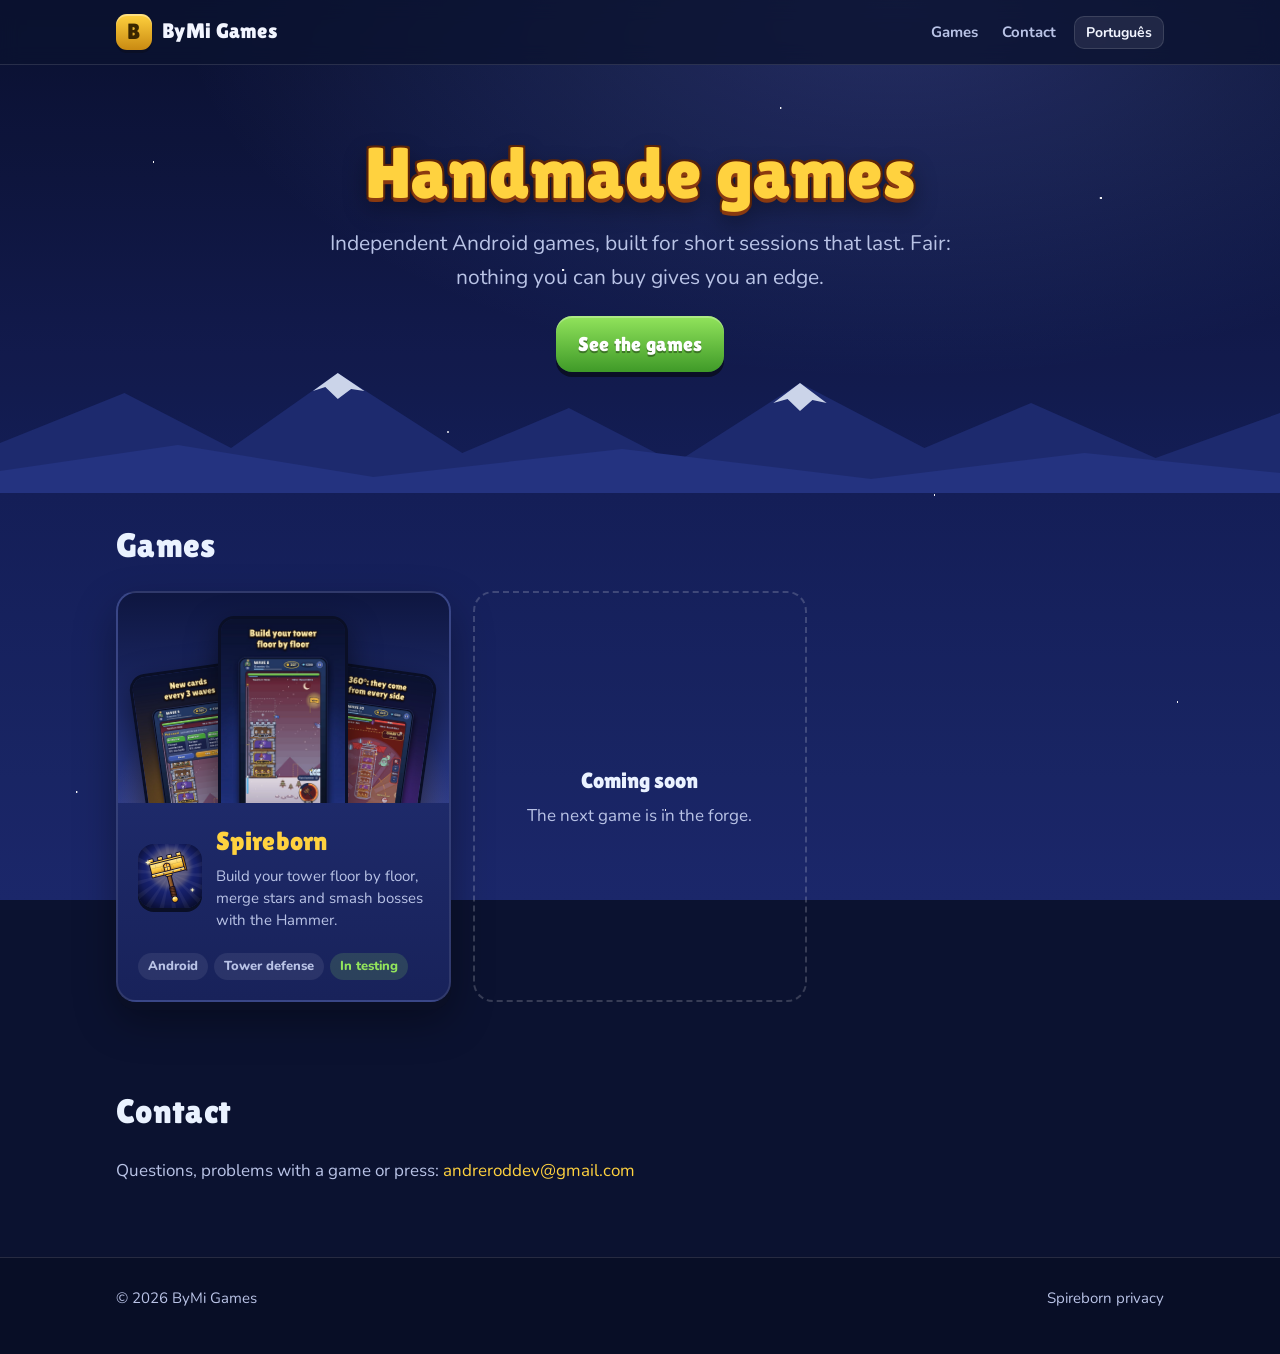
<file: index.html>
<!doctype html>
<html lang="pt" data-lang="pt">
<head>
<meta charset="utf-8">
<meta name="viewport" content="width=device-width, initial-scale=1">
<title>ByMi Games</title>
<meta name="description" content="Jogos independentes para Android, feitos com cuidado e sem pay-to-win. Independent Android games, made with care and never pay-to-win.">
<meta name="theme-color" content="#0b1230">
<meta property="og:title" content="ByMi Games">
<meta property="og:description" content="Jogos independentes para Android. Independent Android games.">
<meta property="og:image" content="https://andreroddev.github.io/spireborn/img/icon.png">
<link rel="icon" href="spireborn/img/icon-64.png">
<link rel="preconnect" href="https://fonts.googleapis.com">
<link rel="preconnect" href="https://fonts.gstatic.com" crossorigin>
<link href="https://fonts.googleapis.com/css2?family=Lilita+One&family=Nunito:wght@400;700;800&display=swap" rel="stylesheet">
<link rel="stylesheet" href="assets/site.css">
<script src="assets/lang.js"></script>
</head>
<body>
<span hidden data-title-pt="ByMi Games" data-title-en="ByMi Games"></span>

<header class="top">
  <div class="wrap">
    <a class="brand" href="./"><span class="mark">B</span>ByMi Games</a>
    <nav class="nav">
      <a href="#jogos"><span lang="pt">Jogos</span><span lang="en">Games</span></a>
      <a class="hide-sm" href="#contacto"><span lang="pt">Contacto</span><span lang="en">Contact</span></a>
      <button class="langbtn" id="langbtn" type="button">English</button>
    </nav>
  </div>
</header>

<main>
  <section class="hero">
    <div class="wrap">
      <h1 class="logo" lang="pt">Jogos feitos à mão</h1>
      <h1 class="logo" lang="en">Handmade games</h1>
      <p lang="pt">Jogos independentes para Android, pensados para partidas curtas e para durar. Justos: nada do que se compra dá vantagem.</p>
      <p lang="en">Independent Android games, built for short sessions that last. Fair: nothing you can buy gives you an edge.</p>
      <div class="btns" style="justify-content:center">
        <a class="btn green" href="#jogos"><span lang="pt">Ver os jogos</span><span lang="en">See the games</span></a>
      </div>
    </div>
    <div class="mountains" aria-hidden="true">
      <svg viewBox="0 0 1440 140" preserveAspectRatio="none">
        <path d="M0 140 L0 90 L140 40 L260 95 L380 20 L520 100 L640 55 L760 110 L900 30 L1040 95 L1160 50 L1300 105 L1440 60 L1440 140 Z" fill="#1d2a6e"/>
        <path d="M380 20 L410 38 L395 36 L380 46 L366 34 L352 38 Z M900 30 L930 50 L914 47 L900 58 L886 46 L870 50 Z" fill="#eaf2ff" opacity=".85"/>
        <path d="M0 140 L0 118 L200 92 L420 124 L700 96 L980 126 L1220 100 L1440 120 L1440 140 Z" fill="#243380"/>
      </svg>
    </div>
  </section>

  <section class="section" id="jogos">
    <div class="wrap">
      <h2><span lang="pt">Jogos</span><span lang="en">Games</span></h2>
      <div class="games">
                <a class="game" href="spireborn/">
          <div class="art" aria-hidden="true">
            <img class="phone p1" lang="pt" src="spireborn/img/pt/loja-cartas.jpg" alt="" loading="lazy">
            <img class="phone p2" lang="pt" src="spireborn/img/pt/loja-torre.jpg" alt="" loading="lazy">
            <img class="phone p3" lang="pt" src="spireborn/img/pt/loja-360.jpg" alt="" loading="lazy">
            <img class="phone p1" lang="en" src="spireborn/img/en/loja-cartas.jpg" alt="" loading="lazy">
            <img class="phone p2" lang="en" src="spireborn/img/en/loja-torre.jpg" alt="" loading="lazy">
            <img class="phone p3" lang="en" src="spireborn/img/en/loja-360.jpg" alt="" loading="lazy">
          </div>
          <div class="body">
            <img class="icon" src="spireborn/img/icon.png" alt="" width="64" height="64">
            <div>
              <h3>Spireborn</h3>
              <p lang="pt">Constrói a torre andar a andar, funde estrelas e esmaga bosses com a Martelada.</p>
              <p lang="en">Build your tower floor by floor, merge stars and smash bosses with the Hammer.</p>
            </div>
          </div>
          <div class="tags">
            <span class="tag">Android</span>
            <span class="tag">Tower defense</span>
            <span class="tag live"><span lang="pt">Em teste</span><span lang="en">In testing</span></span>
          </div>
        </a>
        <div class="game soon">
          <div><b><span lang="pt">Em breve</span><span lang="en">Coming soon</span></b>
          <span lang="pt">O próximo jogo está na forja.</span><span lang="en">The next game is in the forge.</span></div>
        </div>
      </div>
    </div>
  </section>

  <section class="section" id="contacto">
    <div class="wrap">
      <h2><span lang="pt">Contacto</span><span lang="en">Contact</span></h2>
      <p class="muted"><span lang="pt">Dúvidas, problemas com um jogo ou imprensa:</span><span lang="en">Questions, problems with a game or press:</span>
        <a href="mailto:andreroddev@gmail.com">andreroddev@gmail.com</a></p>
    </div>
  </section>
</main>

<footer class="foot">
  <div class="wrap">
    <span>© 2026 ByMi Games</span>
    <span><a href="spireborn/privacy.html"><span lang="pt">Privacidade do Spireborn</span><span lang="en">Spireborn privacy</span></a></span>
  </div>
</footer>
</body>
</html>
</file>
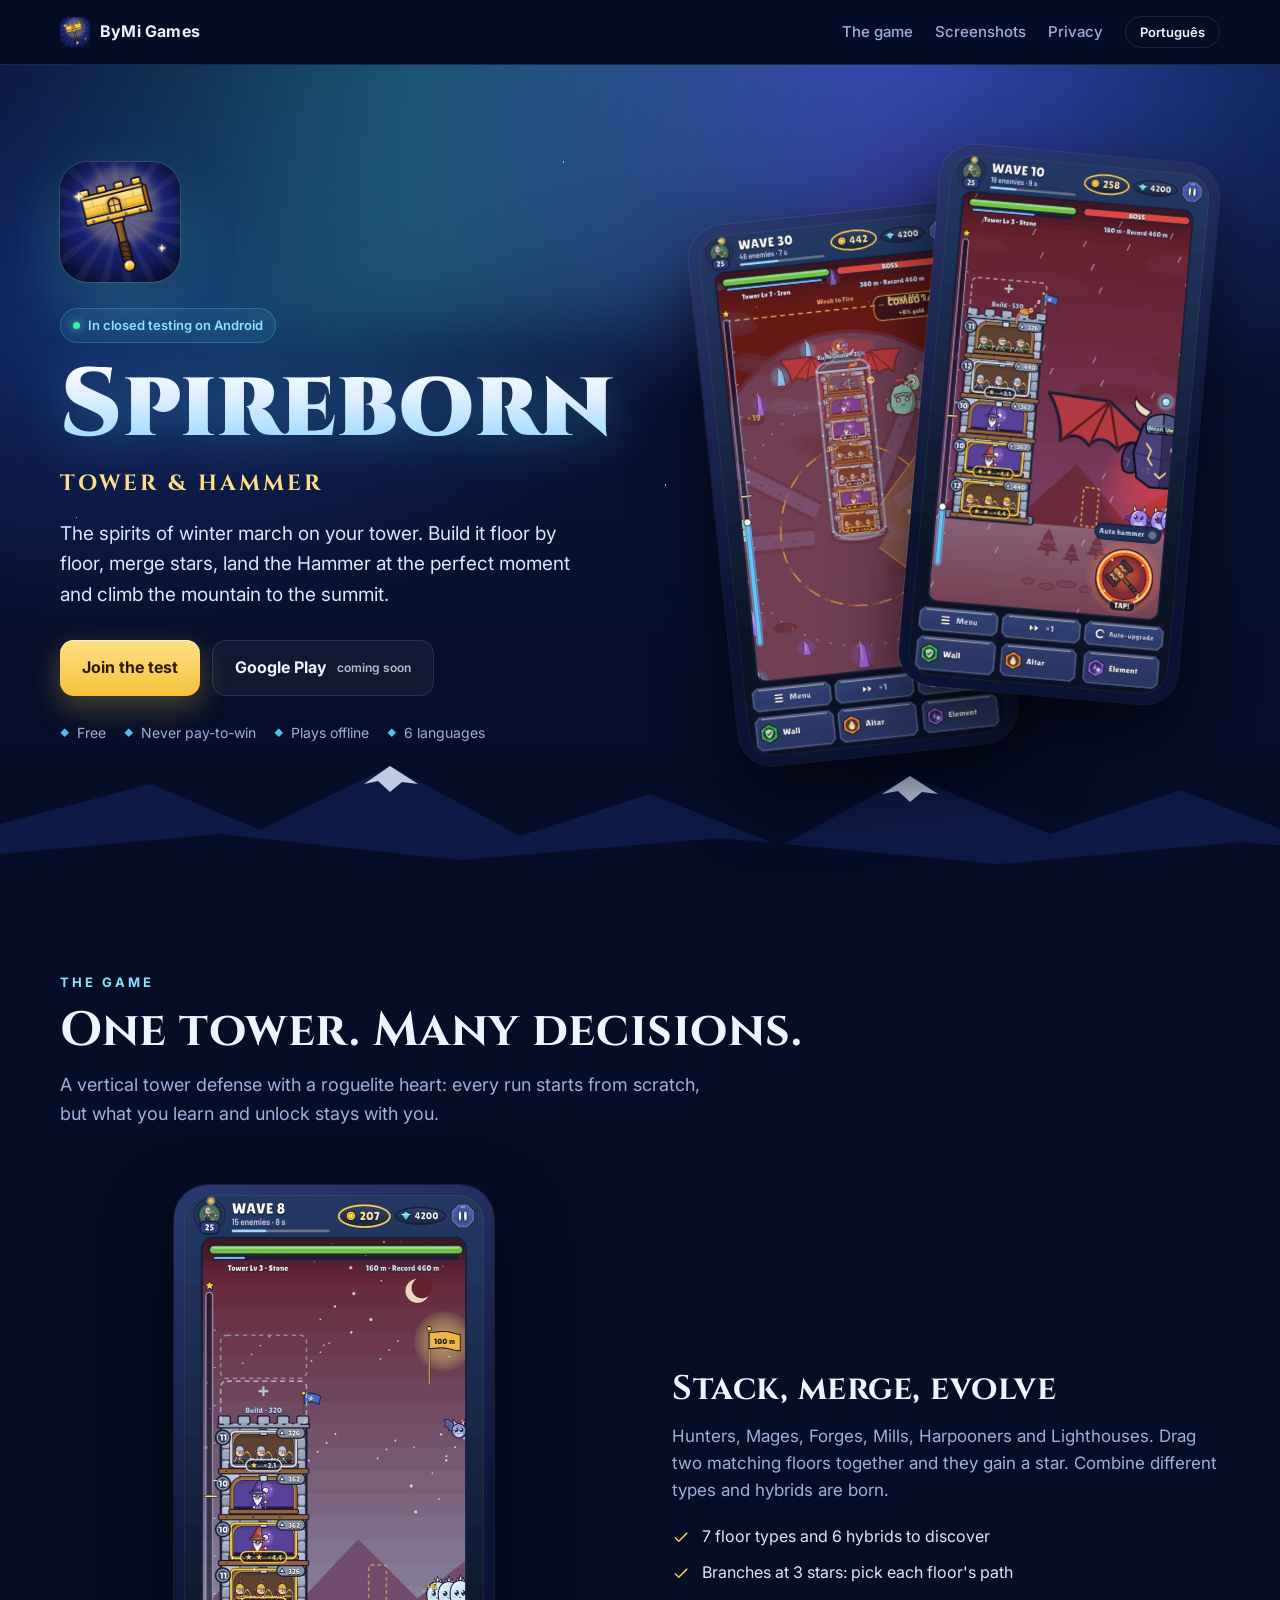
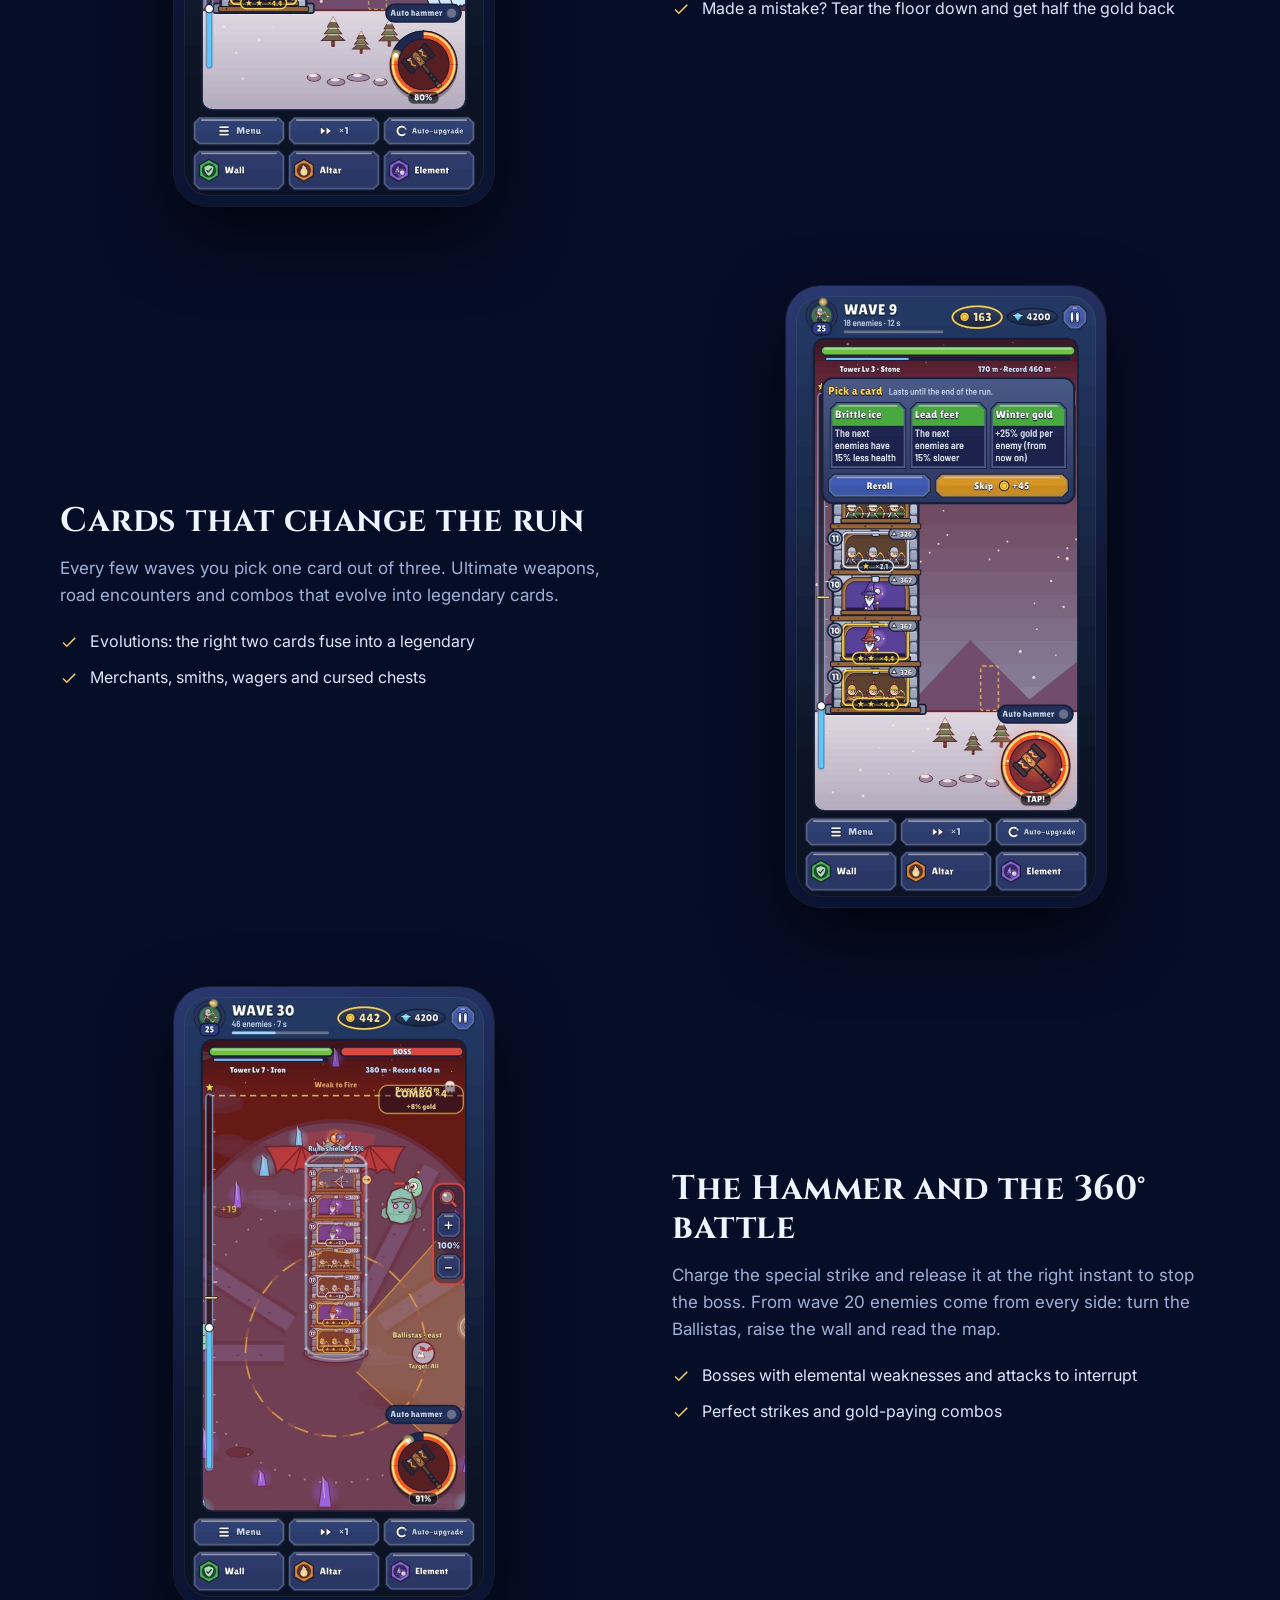
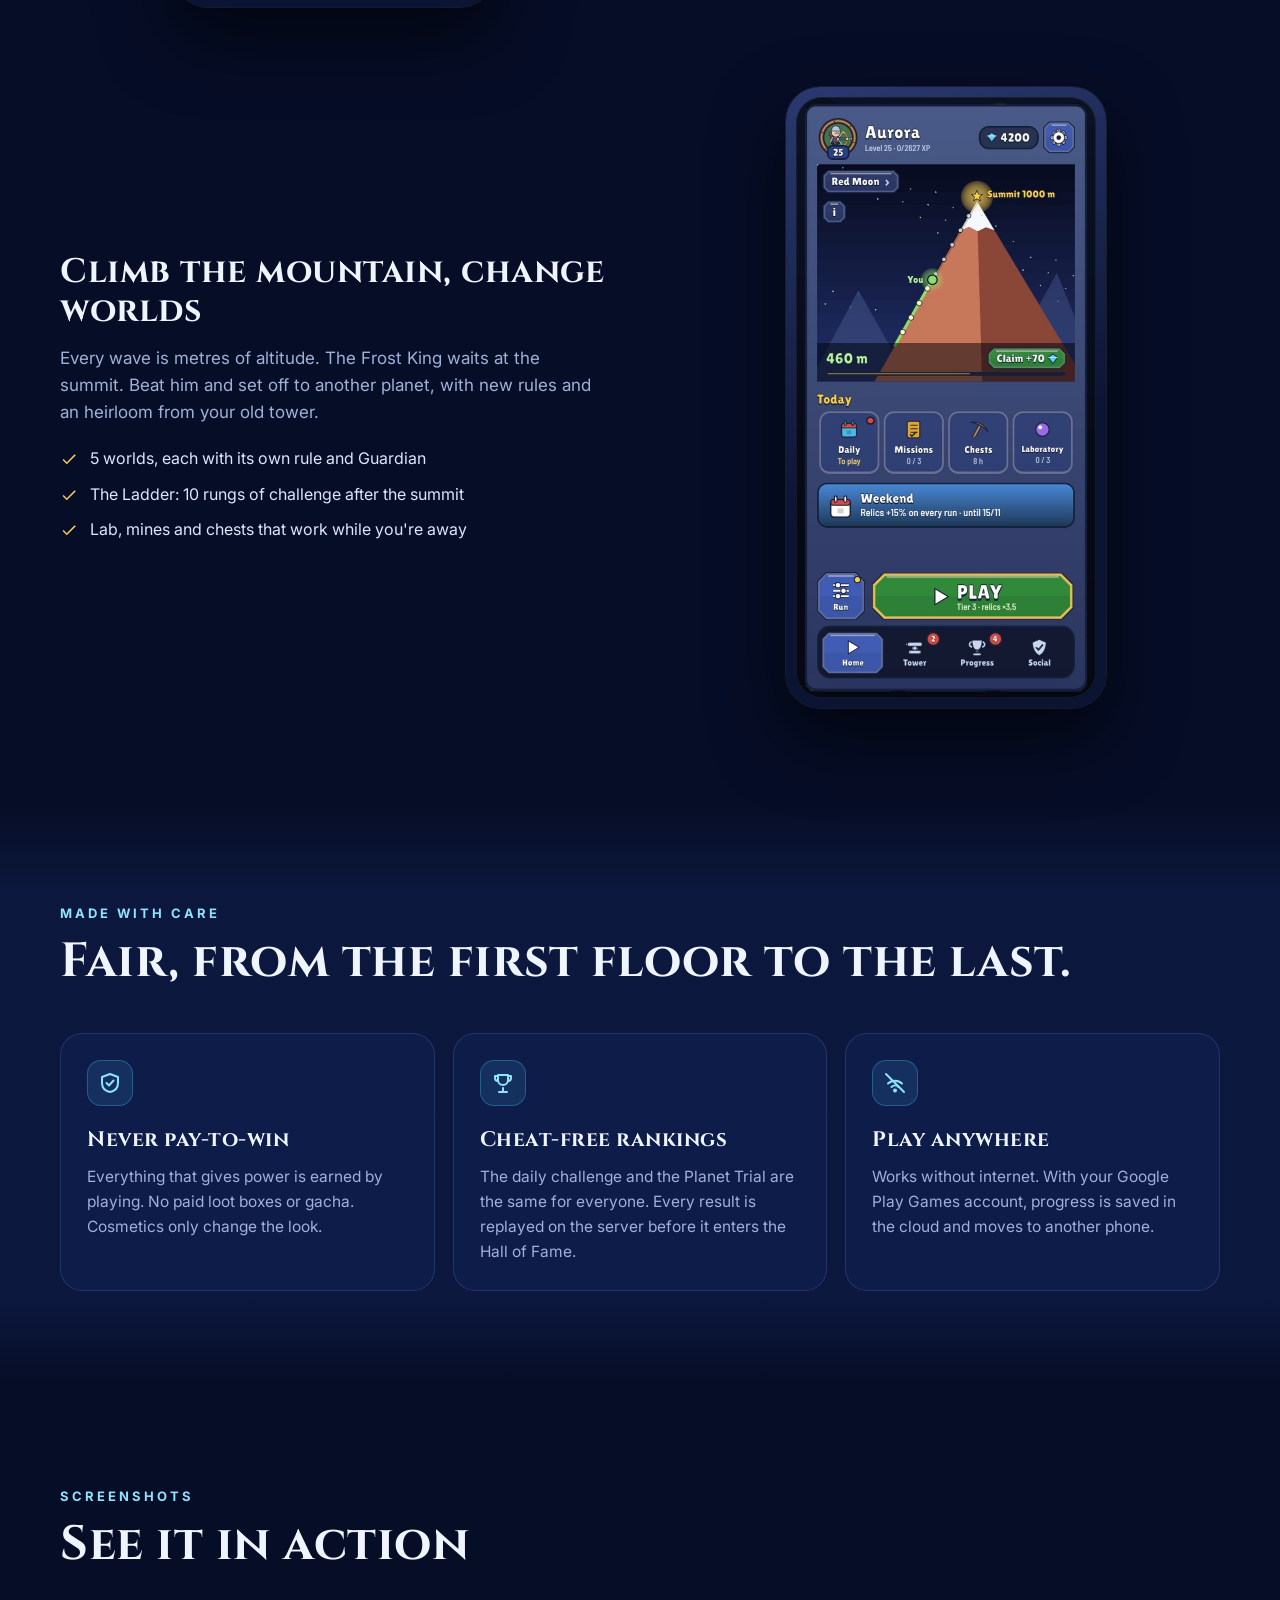
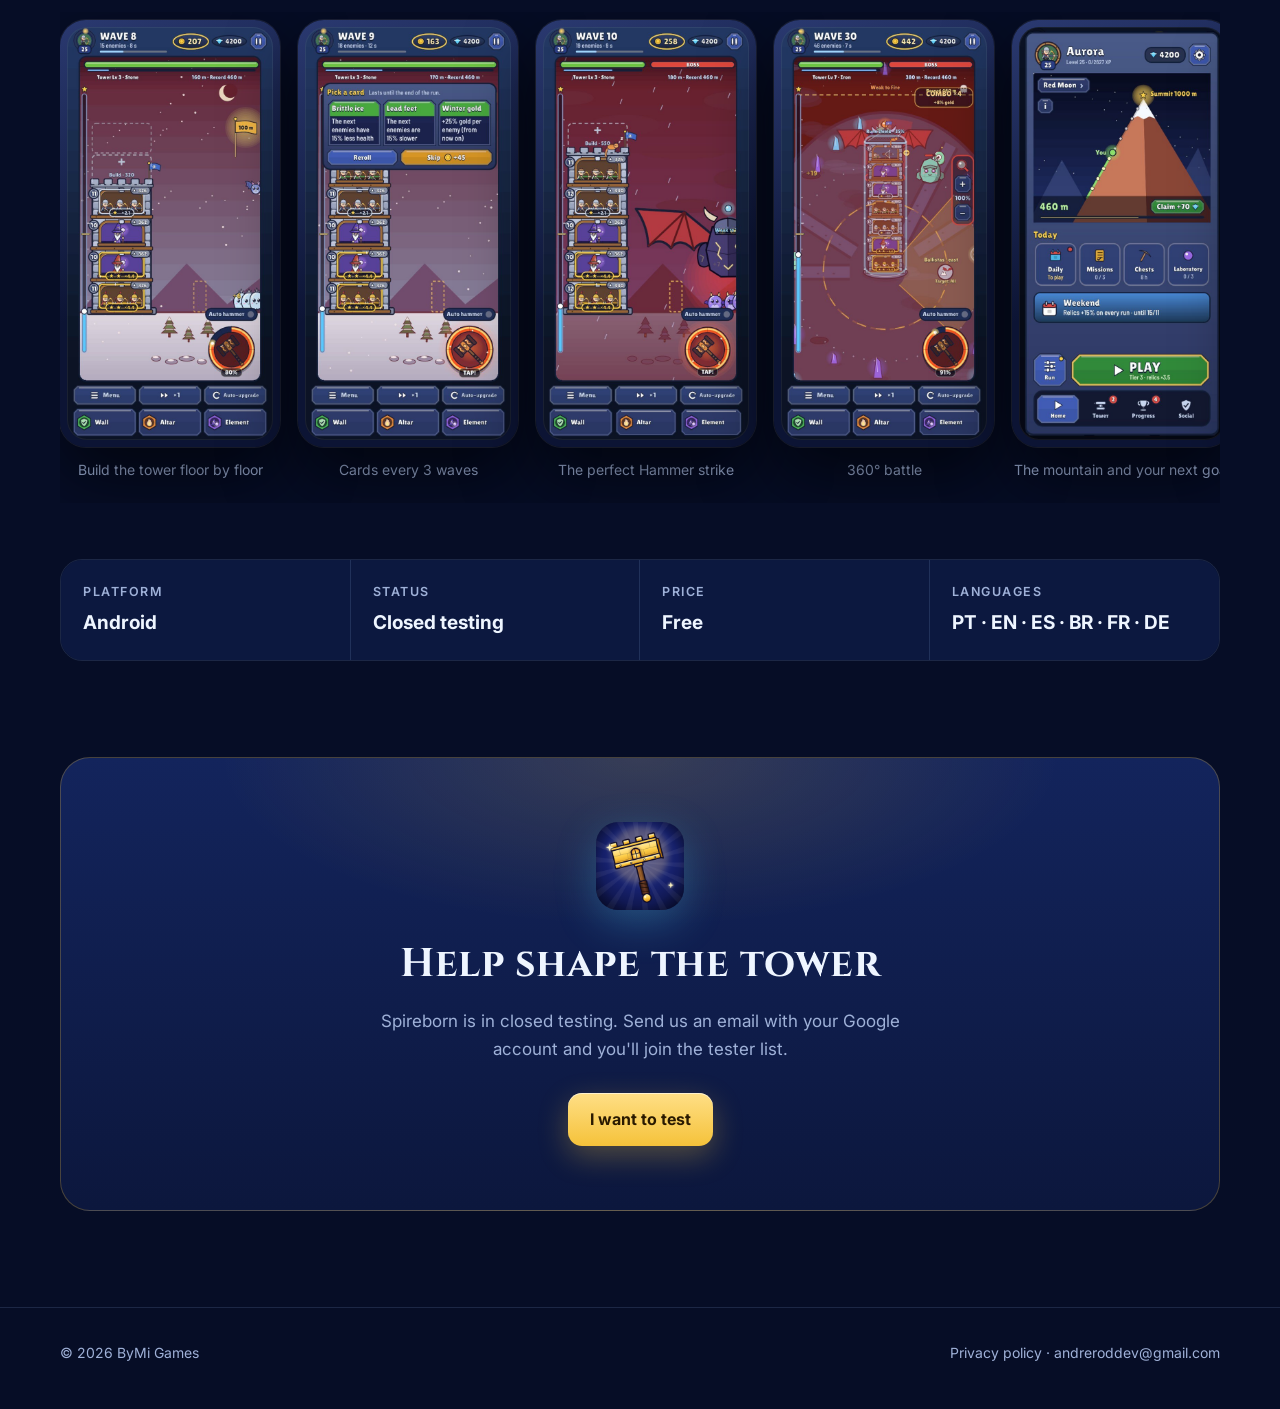
<file: spireborn/index.html>
<!doctype html>
<html lang="pt" data-lang="pt">
<head>
<meta charset="utf-8">
<meta name="viewport" content="width=device-width, initial-scale=1">
<title>Spireborn · Torre e Martelo</title>
<meta name="description" content="Spireborn é um tower defense roguelite para Android: constrói a torre andar a andar, funde estrelas e esmaga bosses com a Martelada. Sem pay-to-win.">
<meta name="theme-color" content="#081233">
<meta property="og:title" content="Spireborn · Tower &amp; Hammer">
<meta property="og:description" content="A roguelite tower defense for Android. Build your tower floor by floor, merge stars and smash bosses with the Hammer. Never pay-to-win.">
<meta property="og:image" content="https://andreroddev.github.io/spireborn/img/icon-512.png">
<link rel="icon" href="img/icon-64.png">
<link rel="apple-touch-icon" href="img/icon.png">
<link rel="preconnect" href="https://fonts.googleapis.com">
<link rel="preconnect" href="https://fonts.gstatic.com" crossorigin>
<link href="https://fonts.googleapis.com/css2?family=Cinzel:wght@700;900&family=Inter:wght@400;500;600;700&display=swap" rel="stylesheet">
<script src="../assets/lang.js"></script>
<style>
  :root {
    --night: #060d26; --deep: #0a1638; --navy: #10204f; --line: rgba(160, 200, 255, .14);
    --ice: #8fe3ff; --ice2: #4cc4f0; --gold: #f5c23a; --gold2: #ffdf86; --snow: #eef5ff;
    --text: #dbe6ff; --muted: #9fb1d8; --card: rgba(18, 34, 84, .55);
    --r: 22px;
  }
  * { box-sizing: border-box; }
  html { scroll-behavior: smooth; -webkit-text-size-adjust: 100%; }
  body { margin: 0; background: var(--night); color: var(--text); font: 16px/1.6 Inter, system-ui, -apple-system, "Segoe UI", sans-serif; -webkit-font-smoothing: antialiased; overflow-x: hidden; }
  html[data-lang="pt"] [lang="en"]:not(html), html[data-lang="en"] [lang="pt"]:not(html) { display: none !important; }
  img { max-width: 100%; display: block; }
  a { color: var(--ice); }
  .wrap { width: min(1160px, 100% - 40px); margin: 0 auto; }
  h1, h2, h3 { font-family: Cinzel, Georgia, serif; color: var(--snow); letter-spacing: .5px; margin: 0; }

  /* Header */
  .top { position: sticky; top: 0; z-index: 20; backdrop-filter: blur(12px); -webkit-backdrop-filter: blur(12px); background: rgba(6, 13, 38, .72); border-bottom: 1px solid var(--line); }
  .top .wrap { display: flex; align-items: center; justify-content: space-between; height: 64px; }
  .brand { display: flex; align-items: center; gap: 10px; color: var(--snow); text-decoration: none; font-weight: 700; letter-spacing: .2px; }
  .brand img { width: 30px; height: 30px; border-radius: 8px; }
  .nav { display: flex; align-items: center; gap: 22px; }
  .nav a { color: var(--muted); text-decoration: none; font-weight: 500; font-size: 15px; }
  .nav a:hover { color: var(--snow); }
  .langbtn { font: 600 13px Inter, sans-serif; color: var(--snow); background: transparent; border: 1px solid var(--line); border-radius: 999px; padding: 7px 14px; cursor: pointer; }
  .langbtn:hover { border-color: var(--ice2); }

  /* Hero */
  .hero { position: relative; isolation: isolate; padding: 88px 0 120px; overflow: hidden;
    background: radial-gradient(1200px 600px at 70% 0%, #1c3a8f 0%, transparent 60%), radial-gradient(900px 500px at 10% 30%, #13286a 0%, transparent 65%), linear-gradient(180deg, #0a1638, var(--night)); }
  .hero::before { content: ""; position: absolute; inset: -20% -10% auto; height: 420px; z-index: -1; filter: blur(40px); opacity: .55;
    background: linear-gradient(100deg, transparent 10%, rgba(60, 240, 200, .45) 35%, rgba(138, 108, 255, .45) 65%, transparent 90%); transform: rotate(-6deg); animation: aurora 14s ease-in-out infinite alternate; }
  @keyframes aurora { to { transform: rotate(-2deg) translateX(4%); opacity: .4; } }
  .stars { position: absolute; inset: 0; z-index: -1; background-image:
    radial-gradient(1.5px 1.5px at 12% 18%, #fff 50%, transparent 51%), radial-gradient(1px 1px at 28% 40%, #fff 50%, transparent 51%),
    radial-gradient(1.5px 1.5px at 44% 12%, #fff 50%, transparent 51%), radial-gradient(1px 1px at 62% 30%, #fff 50%, transparent 51%),
    radial-gradient(2px 2px at 82% 14%, #fff 50%, transparent 51%), radial-gradient(1px 1px at 90% 44%, #fff 50%, transparent 51%),
    radial-gradient(1px 1px at 6% 56%, #fff 50%, transparent 51%), radial-gradient(1.5px 1.5px at 52% 52%, #fff 50%, transparent 51%); opacity: .7; }
  .hero .wrap { display: grid; grid-template-columns: 1.05fr .95fr; gap: 48px; align-items: center; }
  .appicon { width: 120px; height: 120px; border-radius: 28px; box-shadow: 0 0 0 1px rgba(255,255,255,.12), 0 18px 50px rgba(76, 196, 240, .35), 0 10px 30px rgba(0,0,0,.5); }
  .eyebrow { display: inline-flex; align-items: center; gap: 8px; margin-top: 26px; padding: 6px 12px; border-radius: 999px; font-size: 13px; font-weight: 600; color: var(--ice); background: rgba(76, 196, 240, .1); border: 1px solid rgba(76, 196, 240, .3); }
  .eyebrow i { width: 7px; height: 7px; border-radius: 50%; background: #3cf0a8; box-shadow: 0 0 10px #3cf0a8; }
  .title { font-size: clamp(54px, 9vw, 96px); font-weight: 900; line-height: .95; margin-top: 18px;
    background: linear-gradient(180deg, #ffffff 0%, #d9ecff 45%, #8fd6ff 100%); -webkit-background-clip: text; background-clip: text; color: transparent; filter: drop-shadow(0 6px 24px rgba(76, 196, 240, .35)); }
  .tagline { font-family: Cinzel, serif; font-weight: 700; color: var(--gold2); font-size: clamp(18px, 2.4vw, 22px); letter-spacing: 3px; text-transform: uppercase; margin: 14px 0 0; }
  .lead { font-size: clamp(17px, 2vw, 19px); color: var(--text); max-width: 540px; margin: 18px 0 0; }
  .ctas { display: flex; flex-wrap: wrap; gap: 12px; margin-top: 30px; }
  .btn { display: inline-flex; align-items: center; gap: 10px; padding: 14px 22px; border-radius: 14px; font-weight: 700; font-size: 16px; text-decoration: none; transition: transform .15s, box-shadow .15s; }
  .btn:hover { transform: translateY(-2px); }
  .btn.primary { color: #2a1a00; background: linear-gradient(180deg, var(--gold2), var(--gold)); box-shadow: 0 10px 30px rgba(245, 194, 58, .3), inset 0 1px 0 rgba(255,255,255,.6); }
  .btn.ghost { color: var(--snow); border: 1px solid var(--line); background: rgba(255,255,255,.04); }
  .btn small { font-weight: 600; font-size: 12px; opacity: .75; }
  .meta { display: flex; flex-wrap: wrap; gap: 8px 18px; margin-top: 26px; color: var(--muted); font-size: 14px; }
  .meta span::before { content: "◆"; color: var(--ice2); font-size: 9px; margin-right: 8px; vertical-align: 2px; }

  /* Phones */
  .phone { position: relative; width: 100%; aspect-ratio: 100 / 194; border-radius: 34px; padding: 10px; background: linear-gradient(160deg, #2a3970, #0c1434 60%); box-shadow: 0 0 0 1px rgba(255,255,255,.08), 0 30px 70px rgba(0,0,0,.6); }
  .phone img { width: 100%; height: 100%; object-fit: cover; border-radius: 26px; }
  .phone::after { content: ""; position: absolute; inset: 10px; border-radius: 26px; box-shadow: inset 0 0 0 1px rgba(255,255,255,.06); pointer-events: none; }
  .duo { position: relative; height: 600px; }
  .duo .phone { position: absolute; width: 280px; }
  .duo .p1 { left: 4%; top: 60px; transform: rotate(-6deg); }
  .duo .p2 { right: 4%; top: 0; transform: rotate(5deg); z-index: 2; }
  .glow { position: absolute; inset: 15% 10%; background: radial-gradient(closest-side, rgba(76,196,240,.35), transparent); filter: blur(30px); z-index: -1; }

  .ridge { position: absolute; left: 0; right: 0; bottom: -1px; height: 120px; z-index: -1; }

  /* Sections */
  section { position: relative; }
  .sec { padding: 96px 0; }
  .kicker { font-size: 13px; font-weight: 700; letter-spacing: 3px; text-transform: uppercase; color: var(--ice); }
  .sec h2 { font-size: clamp(32px, 4.4vw, 48px); margin-top: 10px; line-height: 1.1; }
  .sec .intro { color: var(--muted); max-width: 640px; margin: 14px 0 0; font-size: 18px; }

  .row { display: grid; grid-template-columns: 1fr 1fr; gap: 64px; align-items: center; margin-top: 80px; }
  .row:first-of-type { margin-top: 56px; }
  .row .phone { max-width: 320px; margin: 0 auto; }
  .row.flip .media { order: 2; }
  .row h3 { font-size: clamp(26px, 3vw, 34px); line-height: 1.15; }
  .row p { color: var(--muted); font-size: 17px; margin: 14px 0 0; }
  .ticks { list-style: none; padding: 0; margin: 20px 0 0; display: grid; gap: 10px; }
  .ticks li { position: relative; padding-left: 30px; color: var(--text); }
  .ticks li::before { content: ""; position: absolute; left: 0; top: 4px; width: 18px; height: 18px; border-radius: 6px; background: linear-gradient(180deg, var(--gold2), var(--gold)); -webkit-mask: url("data:image/svg+xml,%3Csvg xmlns='http://www.w3.org/2000/svg' viewBox='0 0 24 24'%3E%3Cpath d='M9 16.2 4.8 12l-1.4 1.4L9 19 21 7l-1.4-1.4z'/%3E%3C/svg%3E") center/contain no-repeat; mask: url("data:image/svg+xml,%3Csvg xmlns='http://www.w3.org/2000/svg' viewBox='0 0 24 24'%3E%3Cpath d='M9 16.2 4.8 12l-1.4 1.4L9 19 21 7l-1.4-1.4z'/%3E%3C/svg%3E") center/contain no-repeat; }

  .alt { background: linear-gradient(180deg, transparent, rgba(16, 32, 79, .55) 15%, rgba(16, 32, 79, .55) 85%, transparent); }

  /* Pillars */
  .pillars { display: grid; grid-template-columns: repeat(3, 1fr); gap: 18px; margin-top: 44px; }
  .pillar { background: var(--card); border: 1px solid var(--line); border-radius: var(--r); padding: 26px; }
  .pillar .ic { width: 46px; height: 46px; border-radius: 14px; display: grid; place-items: center; background: rgba(76, 196, 240, .12); border: 1px solid rgba(76, 196, 240, .3); }
  .pillar .ic svg { width: 24px; height: 24px; stroke: var(--ice); fill: none; stroke-width: 2; stroke-linecap: round; stroke-linejoin: round; }
  .pillar h3 { font-size: 21px; margin-top: 18px; }
  .pillar p { color: var(--muted); margin: 8px 0 0; font-size: 15.5px; }

  /* Gallery */
  .gallery { display: grid; grid-auto-flow: column; grid-auto-columns: 220px; gap: 18px; overflow-x: auto; padding: 8px 4px 22px; margin-top: 40px; scroll-snap-type: x mandatory; scrollbar-width: thin; scrollbar-color: #2a3970 transparent; }
  .gallery .phone { scroll-snap-align: start; border-radius: 26px; padding: 7px; }
  .gallery .phone img { border-radius: 20px; }
  .gallery .phone::after { inset: 7px; border-radius: 20px; }
  .gallery figure { margin: 0; }
  .gallery figcaption { text-align: center; color: var(--muted); font-size: 14px; margin-top: 12px; }

  /* Facts */
  .facts { display: grid; grid-template-columns: repeat(4, 1fr); border: 1px solid var(--line); border-radius: var(--r); overflow: hidden; margin-top: 8px; }
  .facts div { padding: 22px; background: var(--card); border-right: 1px solid var(--line); }
  .facts div:last-child { border-right: 0; }
  .facts small { display: block; color: var(--muted); font-size: 12.5px; letter-spacing: 1.5px; text-transform: uppercase; font-weight: 600; }
  .facts b { display: block; color: var(--snow); font-size: 19px; margin-top: 6px; font-weight: 700; }

  /* Call to action */
  .cta { margin: 0 auto; text-align: center; padding: 64px 28px; border-radius: 30px; border: 1px solid rgba(245, 194, 58, .25);
    background: radial-gradient(600px 240px at 50% 0%, rgba(245, 194, 58, .16), transparent 70%), linear-gradient(180deg, #13245c, #0c173d); }
  .cta img { width: 88px; height: 88px; border-radius: 22px; margin: 0 auto; box-shadow: 0 12px 40px rgba(76,196,240,.3); }
  .cta h2 { margin-top: 22px; font-size: clamp(28px, 4vw, 40px); }
  .cta p { color: var(--muted); max-width: 560px; margin: 12px auto 0; font-size: 17px; }
  .cta .ctas { justify-content: center; }

  .foot { border-top: 1px solid var(--line); padding: 34px 0 44px; margin-top: 96px; color: var(--muted); font-size: 14px; }
  .foot .wrap { display: flex; flex-wrap: wrap; gap: 14px 28px; justify-content: space-between; align-items: center; }
  .foot a { color: var(--muted); text-decoration: none; }
  .foot a:hover { color: var(--snow); }

  @media (max-width: 900px) {
    .hero { padding: 56px 0 90px; }
    .hero .wrap { grid-template-columns: 1fr; gap: 20px; }
    .duo { height: 470px; max-width: 420px; margin: 0 auto; width: 100%; }
    .duo .phone { width: 210px; }
    .row, .row.flip { grid-template-columns: 1fr; gap: 34px; margin-top: 70px; }
    .row.flip .media { order: 0; }
    .row .phone { max-width: 260px; }
    .pillars { grid-template-columns: 1fr; }
    .facts { grid-template-columns: 1fr 1fr; }
    .facts div:nth-child(2) { border-right: 0; }
    .facts div:nth-child(-n+2) { border-bottom: 1px solid var(--line); }
    .sec { padding: 72px 0; }
  }
  @media (max-width: 520px) {
    .wrap { width: calc(100% - 32px); }
    .nav .hide-sm { display: none; }
    .duo { height: 400px; }
    .duo .phone { width: 180px; }
    .appicon { width: 96px; height: 96px; border-radius: 22px; }
    .btn { width: 100%; justify-content: center; }
    .gallery { grid-auto-columns: 180px; }
  }
  @media (prefers-reduced-motion: reduce) { .hero::before { animation: none; } .btn { transition: none; } html { scroll-behavior: auto; } }
</style>
</head>
<body>
<span hidden data-title-pt="Spireborn · Torre e Martelo" data-title-en="Spireborn · Tower &amp; Hammer"></span>

<header class="top">
  <div class="wrap">
    <a class="brand" href="../"><img src="img/icon-64.png" alt="">ByMi Games</a>
    <nav class="nav">
      <a class="hide-sm" href="#jogo"><span lang="pt">O jogo</span><span lang="en">The game</span></a>
      <a class="hide-sm" href="#imagens"><span lang="pt">Imagens</span><span lang="en">Screenshots</span></a>
      <a href="privacy.html"><span lang="pt">Privacidade</span><span lang="en">Privacy</span></a>
      <button class="langbtn" id="langbtn" type="button">English</button>
    </nav>
  </div>
</header>

<main>
  <section class="hero">
    <div class="stars" aria-hidden="true"></div>
    <div class="wrap">
      <div>
        <img class="appicon" src="img/icon-512.png" alt="Spireborn" width="120" height="120">
        <span class="eyebrow"><i></i><span lang="pt">Em teste fechado no Android</span><span lang="en">In closed testing on Android</span></span>
        <h1 class="title">Spireborn</h1>
        <p class="tagline"><span lang="pt">Torre e Martelo</span><span lang="en">Tower &amp; Hammer</span></p>
        <p class="lead" lang="pt">Os espíritos do inverno marcham sobre a tua torre. Constrói-a andar a andar, funde estrelas, acerta a Martelada no momento certo e sobe a montanha até ao cume.</p>
        <p class="lead" lang="en">The spirits of winter march on your tower. Build it floor by floor, merge stars, land the Hammer at the perfect moment and climb the mountain to the summit.</p>
        <div class="ctas">
          <a class="btn primary" href="mailto:andreroddev@gmail.com?subject=Spireborn%20-%20teste"><span lang="pt">Quero entrar no teste</span><span lang="en">Join the test</span></a>
          <span class="btn ghost">Google Play <small lang="pt">em breve</small><small lang="en">coming soon</small></span>
        </div>
        <div class="meta">
          <span lang="pt">Grátis</span><span lang="en">Free</span>
          <span lang="pt">Sem pay-to-win</span><span lang="en">Never pay-to-win</span>
          <span lang="pt">Joga-se offline</span><span lang="en">Plays offline</span>
          <span lang="pt">6 línguas</span><span lang="en">6 languages</span>
        </div>
      </div>
      <div class="duo" aria-hidden="true">
        <div class="glow"></div>
        <div class="phone p1"><img lang="pt" src="img/pt/360.jpg" alt=""><img lang="en" src="img/en/360.jpg" alt=""></div>
        <div class="phone p2"><img lang="pt" src="img/pt/boss.jpg" alt=""><img lang="en" src="img/en/boss.jpg" alt=""></div>
      </div>
    </div>
    <svg class="ridge" viewBox="0 0 1440 120" preserveAspectRatio="none" aria-hidden="true">
      <path d="M0 120 L0 70 L150 30 L260 76 L390 12 L520 82 L650 40 L780 92 L910 22 L1050 80 L1180 36 L1310 86 L1440 50 L1440 120 Z" fill="#0d1a45"/>
      <path d="M390 12 L418 30 L402 28 L390 38 L378 27 L364 30 Z M910 22 L938 40 L922 38 L910 48 L898 37 L882 40 Z" fill="#dfeaff" opacity=".85"/>
      <path d="M0 120 L0 100 L220 80 L460 106 L720 84 L1000 110 L1240 88 L1440 104 L1440 120 Z" fill="#060d26"/>
    </svg>
  </section>

  <section class="sec" id="jogo">
    <div class="wrap">
      <span class="kicker"><span lang="pt">O jogo</span><span lang="en">The game</span></span>
      <h2><span lang="pt">Uma torre. Muitas decisões.</span><span lang="en">One tower. Many decisions.</span></h2>
      <p class="intro" lang="pt">Tower defense vertical com alma de roguelite: cada run começa do zero, mas o que aprendes e desbloqueias fica contigo.</p>
      <p class="intro" lang="en">A vertical tower defense with a roguelite heart: every run starts from scratch, but what you learn and unlock stays with you.</p>

      <div class="row">
        <div class="media"><div class="phone"><img lang="pt" src="img/pt/torre.jpg" alt="Torre com vários andares" loading="lazy"><img lang="en" src="img/en/torre.jpg" alt="Tower with several floors" loading="lazy"></div></div>
        <div>
          <h3><span lang="pt">Empilha, funde, evolui</span><span lang="en">Stack, merge, evolve</span></h3>
          <p lang="pt">Caçadores, Magos, Forjas, Moinhos, Arpoeiros e Faróis. Arrasta dois andares iguais um para cima do outro e ganham uma estrela. Junta tipos diferentes e nascem híbridos.</p>
          <p lang="en">Hunters, Mages, Forges, Mills, Harpooners and Lighthouses. Drag two matching floors together and they gain a star. Combine different types and hybrids are born.</p>
          <ul class="ticks">
            <li><span lang="pt">7 tipos de andar e 6 híbridos para descobrir</span><span lang="en">7 floor types and 6 hybrids to discover</span></li>
            <li><span lang="pt">Ramos às 3 estrelas: escolhe o caminho de cada andar</span><span lang="en">Branches at 3 stars: pick each floor's path</span></li>
            <li><span lang="pt">Enganaste-te? Destrói o andar e recupera metade do ouro</span><span lang="en">Made a mistake? Tear the floor down and get half the gold back</span></li>
          </ul>
        </div>
      </div>

      <div class="row flip">
        <div class="media"><div class="phone"><img lang="pt" src="img/pt/cartas.jpg" alt="Escolha de cartas" loading="lazy"><img lang="en" src="img/en/cartas.jpg" alt="Card choice" loading="lazy"></div></div>
        <div>
          <h3><span lang="pt">Cartas que mudam a run</span><span lang="en">Cards that change the run</span></h3>
          <p lang="pt">A cada poucas ondas escolhes uma carta entre três. Armas supremas, encontros na estrada e combinações que evoluem para cartas lendárias.</p>
          <p lang="en">Every few waves you pick one card out of three. Ultimate weapons, road encounters and combos that evolve into legendary cards.</p>
          <ul class="ticks">
            <li><span lang="pt">Evoluções: duas cartas certas fundem-se numa lendária</span><span lang="en">Evolutions: the right two cards fuse into a legendary</span></li>
            <li><span lang="pt">Mercador, ferreiro, apostas e baús amaldiçoados</span><span lang="en">Merchants, smiths, wagers and cursed chests</span></li>
          </ul>
        </div>
      </div>

      <div class="row">
        <div class="media"><div class="phone"><img lang="pt" src="img/pt/360.jpg" alt="Batalha a 360 graus" loading="lazy"><img lang="en" src="img/en/360.jpg" alt="360 degree battle" loading="lazy"></div></div>
        <div>
          <h3><span lang="pt">A Martelada e a batalha a 360°</span><span lang="en">The Hammer and the 360° battle</span></h3>
          <p lang="pt">Carrega o golpe especial e solta-o no instante certo para travar o boss. A partir da onda 20 os inimigos vêm de todos os lados: vira as Balistas, ergue a muralha e lê o mapa.</p>
          <p lang="en">Charge the special strike and release it at the right instant to stop the boss. From wave 20 enemies come from every side: turn the Ballistas, raise the wall and read the map.</p>
          <ul class="ticks">
            <li><span lang="pt">Bosses com fraquezas a elementos e ataques para interromper</span><span lang="en">Bosses with elemental weaknesses and attacks to interrupt</span></li>
            <li><span lang="pt">Martelada perfeita e combos que rendem ouro</span><span lang="en">Perfect strikes and gold-paying combos</span></li>
          </ul>
        </div>
      </div>

      <div class="row flip">
        <div class="media"><div class="phone"><img lang="pt" src="img/pt/montanha.jpg" alt="A montanha e o próximo objetivo" loading="lazy"><img lang="en" src="img/en/montanha.jpg" alt="The mountain and the next goal" loading="lazy"></div></div>
        <div>
          <h3><span lang="pt">Sobe a montanha, muda de mundo</span><span lang="en">Climb the mountain, change worlds</span></h3>
          <p lang="pt">Cada onda são metros de altitude. No cume espera-te o Rei do Gelo. Vence-o e parte para outro planeta, com regras novas e uma herança da torre antiga.</p>
          <p lang="en">Every wave is metres of altitude. The Frost King waits at the summit. Beat him and set off to another planet, with new rules and an heirloom from your old tower.</p>
          <ul class="ticks">
            <li><span lang="pt">5 mundos, cada um com a sua regra e o seu Guardião</span><span lang="en">5 worlds, each with its own rule and Guardian</span></li>
            <li><span lang="pt">A Escada: 10 degraus de desafio depois do cume</span><span lang="en">The Ladder: 10 rungs of challenge after the summit</span></li>
            <li><span lang="pt">Laboratório, minas e baús que trabalham enquanto não jogas</span><span lang="en">Lab, mines and chests that work while you're away</span></li>
          </ul>
        </div>
      </div>
    </div>
  </section>

  <section class="sec alt">
    <div class="wrap">
      <span class="kicker"><span lang="pt">Feito com cuidado</span><span lang="en">Made with care</span></span>
      <h2><span lang="pt">Justo, do primeiro ao último andar.</span><span lang="en">Fair, from the first floor to the last.</span></h2>
      <div class="pillars">
        <div class="pillar">
          <div class="ic"><svg viewBox="0 0 24 24"><path d="M12 3l8 3v6c0 5-3.5 8-8 9-4.5-1-8-4-8-9V6z"/><path d="M8.5 12l2.5 2.5 4.5-5"/></svg></div>
          <h3><span lang="pt">Sem pay-to-win</span><span lang="en">Never pay-to-win</span></h3>
          <p lang="pt">Tudo o que dá poder ganha-se a jogar. Sem caixas pagas nem sorteios. O que é cosmético muda só o aspeto.</p>
          <p lang="en">Everything that gives power is earned by playing. No paid loot boxes or gacha. Cosmetics only change the look.</p>
        </div>
        <div class="pillar">
          <div class="ic"><svg viewBox="0 0 24 24"><path d="M8 21h8M12 17v4M7 4h10v5a5 5 0 0 1-10 0z"/><path d="M17 5h3v2a3 3 0 0 1-3 3M7 5H4v2a3 3 0 0 0 3 3"/></svg></div>
          <h3><span lang="pt">Rankings sem batota</span><span lang="en">Cheat-free rankings</span></h3>
          <p lang="pt">O desafio diário e a Prova do planeta são iguais para todos. Cada resultado é refeito no servidor antes de entrar no Salão da Fama.</p>
          <p lang="en">The daily challenge and the Planet Trial are the same for everyone. Every result is replayed on the server before it enters the Hall of Fame.</p>
        </div>
        <div class="pillar">
          <div class="ic"><svg viewBox="0 0 24 24"><path d="M5 12.5a10 10 0 0 1 14 0M8.5 16a5 5 0 0 1 7 0"/><circle cx="12" cy="19.5" r="1"/><path d="M3 3l18 18"/></svg></div>
          <h3><span lang="pt">Joga em qualquer lado</span><span lang="en">Play anywhere</span></h3>
          <p lang="pt">Funciona sem internet. Com a conta Google Play Games o progresso fica guardado na nuvem e passa para outro telemóvel.</p>
          <p lang="en">Works without internet. With your Google Play Games account, progress is saved in the cloud and moves to another phone.</p>
        </div>
      </div>
    </div>
  </section>

  <section class="sec" id="imagens">
    <div class="wrap">
      <span class="kicker"><span lang="pt">Imagens</span><span lang="en">Screenshots</span></span>
      <h2><span lang="pt">Vê-o em ação</span><span lang="en">See it in action</span></h2>
      <div class="gallery" lang="pt">
        <figure><div class="phone"><img src="img/pt/torre.jpg" alt="" loading="lazy"></div><figcaption>Constrói a torre andar a andar</figcaption></figure>
        <figure><div class="phone"><img src="img/pt/cartas.jpg" alt="" loading="lazy"></div><figcaption>Cartas a cada 3 ondas</figcaption></figure>
        <figure><div class="phone"><img src="img/pt/boss.jpg" alt="" loading="lazy"></div><figcaption>A Martelada perfeita</figcaption></figure>
        <figure><div class="phone"><img src="img/pt/360.jpg" alt="" loading="lazy"></div><figcaption>Batalha a 360°</figcaption></figure>
        <figure><div class="phone"><img src="img/pt/montanha.jpg" alt="" loading="lazy"></div><figcaption>A montanha e o próximo objetivo</figcaption></figure>
        <figure><div class="phone"><img src="img/pt/salao.jpg" alt="" loading="lazy"></div><figcaption>Salão da Fama</figcaption></figure>
        <figure><div class="phone"><img src="img/pt/escada.jpg" alt="" loading="lazy"></div><figcaption>A Escada, depois do cume</figcaption></figure>
        <figure><div class="phone"><img src="img/pt/laboratorio.jpg" alt="" loading="lazy"></div><figcaption>Laboratório</figcaption></figure>
      </div>
      <div class="gallery" lang="en">
        <figure><div class="phone"><img src="img/en/torre.jpg" alt="" loading="lazy"></div><figcaption>Build the tower floor by floor</figcaption></figure>
        <figure><div class="phone"><img src="img/en/cartas.jpg" alt="" loading="lazy"></div><figcaption>Cards every 3 waves</figcaption></figure>
        <figure><div class="phone"><img src="img/en/boss.jpg" alt="" loading="lazy"></div><figcaption>The perfect Hammer strike</figcaption></figure>
        <figure><div class="phone"><img src="img/en/360.jpg" alt="" loading="lazy"></div><figcaption>360° battle</figcaption></figure>
        <figure><div class="phone"><img src="img/en/montanha.jpg" alt="" loading="lazy"></div><figcaption>The mountain and your next goal</figcaption></figure>
        <figure><div class="phone"><img src="img/en/salao.jpg" alt="" loading="lazy"></div><figcaption>Hall of Fame</figcaption></figure>
        <figure><div class="phone"><img src="img/en/escada.jpg" alt="" loading="lazy"></div><figcaption>The Ladder, after the summit</figcaption></figure>
        <figure><div class="phone"><img src="img/en/laboratorio.jpg" alt="" loading="lazy"></div><figcaption>Laboratory</figcaption></figure>
      </div>

      <div class="facts" style="margin-top:56px">
        <div><small><span lang="pt">Plataforma</span><span lang="en">Platform</span></small><b>Android</b></div>
        <div><small><span lang="pt">Estado</span><span lang="en">Status</span></small><b><span lang="pt">Teste fechado</span><span lang="en">Closed testing</span></b></div>
        <div><small><span lang="pt">Preço</span><span lang="en">Price</span></small><b><span lang="pt">Grátis</span><span lang="en">Free</span></b></div>
        <div><small><span lang="pt">Línguas</span><span lang="en">Languages</span></small><b>PT · EN · ES · BR · FR · DE</b></div>
      </div>
    </div>
  </section>

  <section>
    <div class="wrap">
      <div class="cta">
        <img src="img/icon.png" alt="" width="88" height="88">
        <h2><span lang="pt">Ajuda a moldar a torre</span><span lang="en">Help shape the tower</span></h2>
        <p lang="pt">O Spireborn está em teste fechado. Manda-nos um email com a tua conta Google e entras na lista de testadores.</p>
        <p lang="en">Spireborn is in closed testing. Send us an email with your Google account and you'll join the tester list.</p>
        <div class="ctas"><a class="btn primary" href="mailto:andreroddev@gmail.com?subject=Spireborn%20-%20teste"><span lang="pt">Quero testar</span><span lang="en">I want to test</span></a></div>
      </div>
    </div>
  </section>
</main>

<footer class="foot">
  <div class="wrap">
    <span>© 2026 ByMi Games</span>
    <span><a href="privacy.html"><span lang="pt">Política de privacidade</span><span lang="en">Privacy policy</span></a> · <a href="mailto:andreroddev@gmail.com">andreroddev@gmail.com</a></span>
  </div>
</footer>
</body>
</html>
</file>
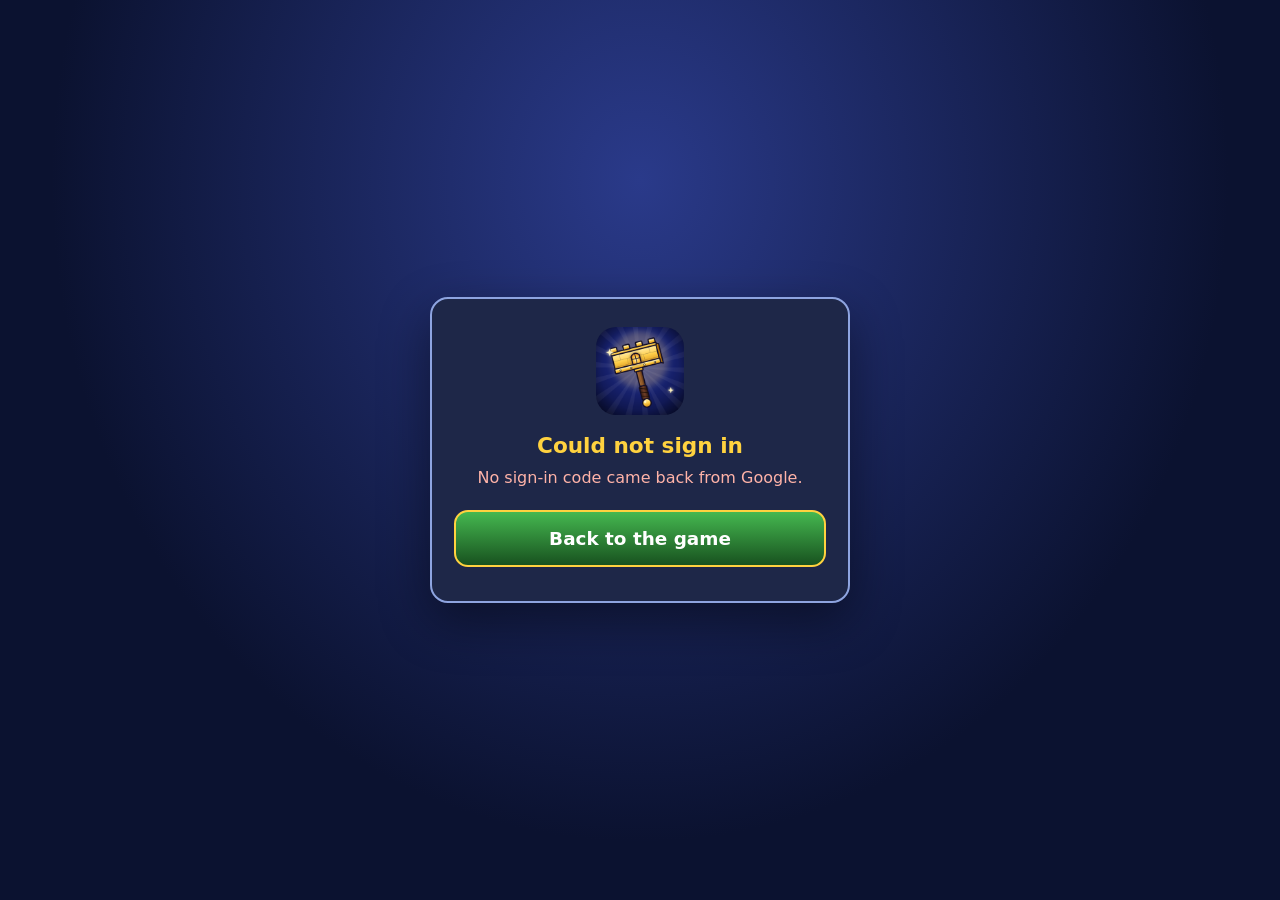
<file: spireborn/auth.html>
<!doctype html>
<html lang="pt">
<head>
<meta charset="utf-8">
<meta name="viewport" content="width=device-width, initial-scale=1">
<meta name="robots" content="noindex">
<title>Spireborn — Voltar ao jogo</title>
<link rel="icon" href="img/icon-64.png">
<style>
  :root { --bg: #0b1230; --card: #1e2748; --line: #8ea4e0; --text: #eaf2ff; --muted: #b8c4e4; --go: #45b850; --go2: #18521f; --gold: #ffd23f; }
  * { box-sizing: border-box; }
  body { margin: 0; min-height: 100vh; display: flex; align-items: center; justify-content: center; padding: 16px;
         font-family: system-ui, -apple-system, "Segoe UI", sans-serif; color: var(--text);
         background: radial-gradient(ellipse at 50% 20%, #2a3a8a 0%, var(--bg) 65%); }
  .card { width: 100%; max-width: 420px; text-align: center; background: var(--card); border: 2px solid var(--line);
          border-radius: 18px; padding: 28px 22px; box-shadow: 0 18px 50px rgba(0,0,0,.45); }
  img { width: 88px; height: 88px; border-radius: 20px; }
  h1 { font-size: 1.35rem; margin: 14px 0 6px; color: var(--gold); }
  p { margin: 8px 0; line-height: 1.45; color: var(--muted); }
  a.go { display: block; margin: 20px 0 6px; padding: 16px; border-radius: 14px; text-decoration: none; font-weight: 700; font-size: 1.15rem;
         color: #fff; background: linear-gradient(var(--go), var(--go2)); border: 2px solid var(--gold); }
  .err { color: #ffb3a8; }
  .small { font-size: .85rem; }
  [hidden] { display: none !important; }
</style>
</head>
<body>
<main class="card">
  <img src="img/icon-512.png" alt="Spireborn">
  <div id="ok">
    <h1 data-pt="Sessão iniciada" data-en="Signed in">Sessão iniciada</h1>
    <p data-pt="Toca no botão para voltar ao Spireborn e acabar de entrar." data-en="Tap the button to go back to Spireborn and finish signing in.">Toca no botão para voltar ao Spireborn e acabar de entrar.</p>
    <a class="go" id="go" href="#" data-pt="Voltar ao jogo" data-en="Back to the game">Voltar ao jogo</a>
    <p class="small" data-pt="Se o jogo não abrir, abre o Spireborn e toca outra vez em «Entrar com Google»." data-en="If the game does not open, open Spireborn and tap “Sign in with Google” again.">Se o jogo não abrir, abre o Spireborn e toca outra vez em «Entrar com Google».</p>
  </div>
  <div id="bad" hidden>
    <h1 data-pt="Não foi possível entrar" data-en="Could not sign in">Não foi possível entrar</h1>
    <p class="err" id="why"></p>
    <a class="go" id="back" href="#" data-pt="Voltar ao jogo" data-en="Back to the game">Voltar ao jogo</a>
  </div>
</main>
<script>
  // Return page for "Sign in with Google": hands the result back to the app.
  (function () {
    var en = !/^pt/i.test(navigator.language || "");
    document.querySelectorAll("[data-pt]").forEach(function (e) { e.textContent = e.getAttribute(en ? "data-en" : "data-pt"); });
    if (en) document.documentElement.lang = "en";
    var q = (location.search || "").replace(/^\?/, ""), h = (location.hash || "").replace(/^#/, "");
    var params = q + (q && h ? "&" : "") + h;
    var p = new URLSearchParams(params);
    var deep = "spireborn://auth" + (params ? "?" + params : "");
    var android = /Android/i.test(navigator.userAgent);
    var link = android ? "intent://auth" + (params ? "?" + params : "") + "#Intent;scheme=spireborn;package=com.spireborn.game;end" : deep;
    var err = p.get("error_description") || p.get("error");
    if (err || !p.get("code")) {
      document.getElementById("ok").hidden = true; document.getElementById("bad").hidden = false;
      document.getElementById("why").textContent = err || (en ? "No sign-in code came back from Google." : "O Google não devolveu o código de entrada.");
      document.getElementById("back").href = link;
      return;
    }
    document.getElementById("go").href = link;
    setTimeout(function () { location.href = link; }, 250); // try automatically; the button stays as a fallback
  })();
</script>
</body>
</html>
</file>
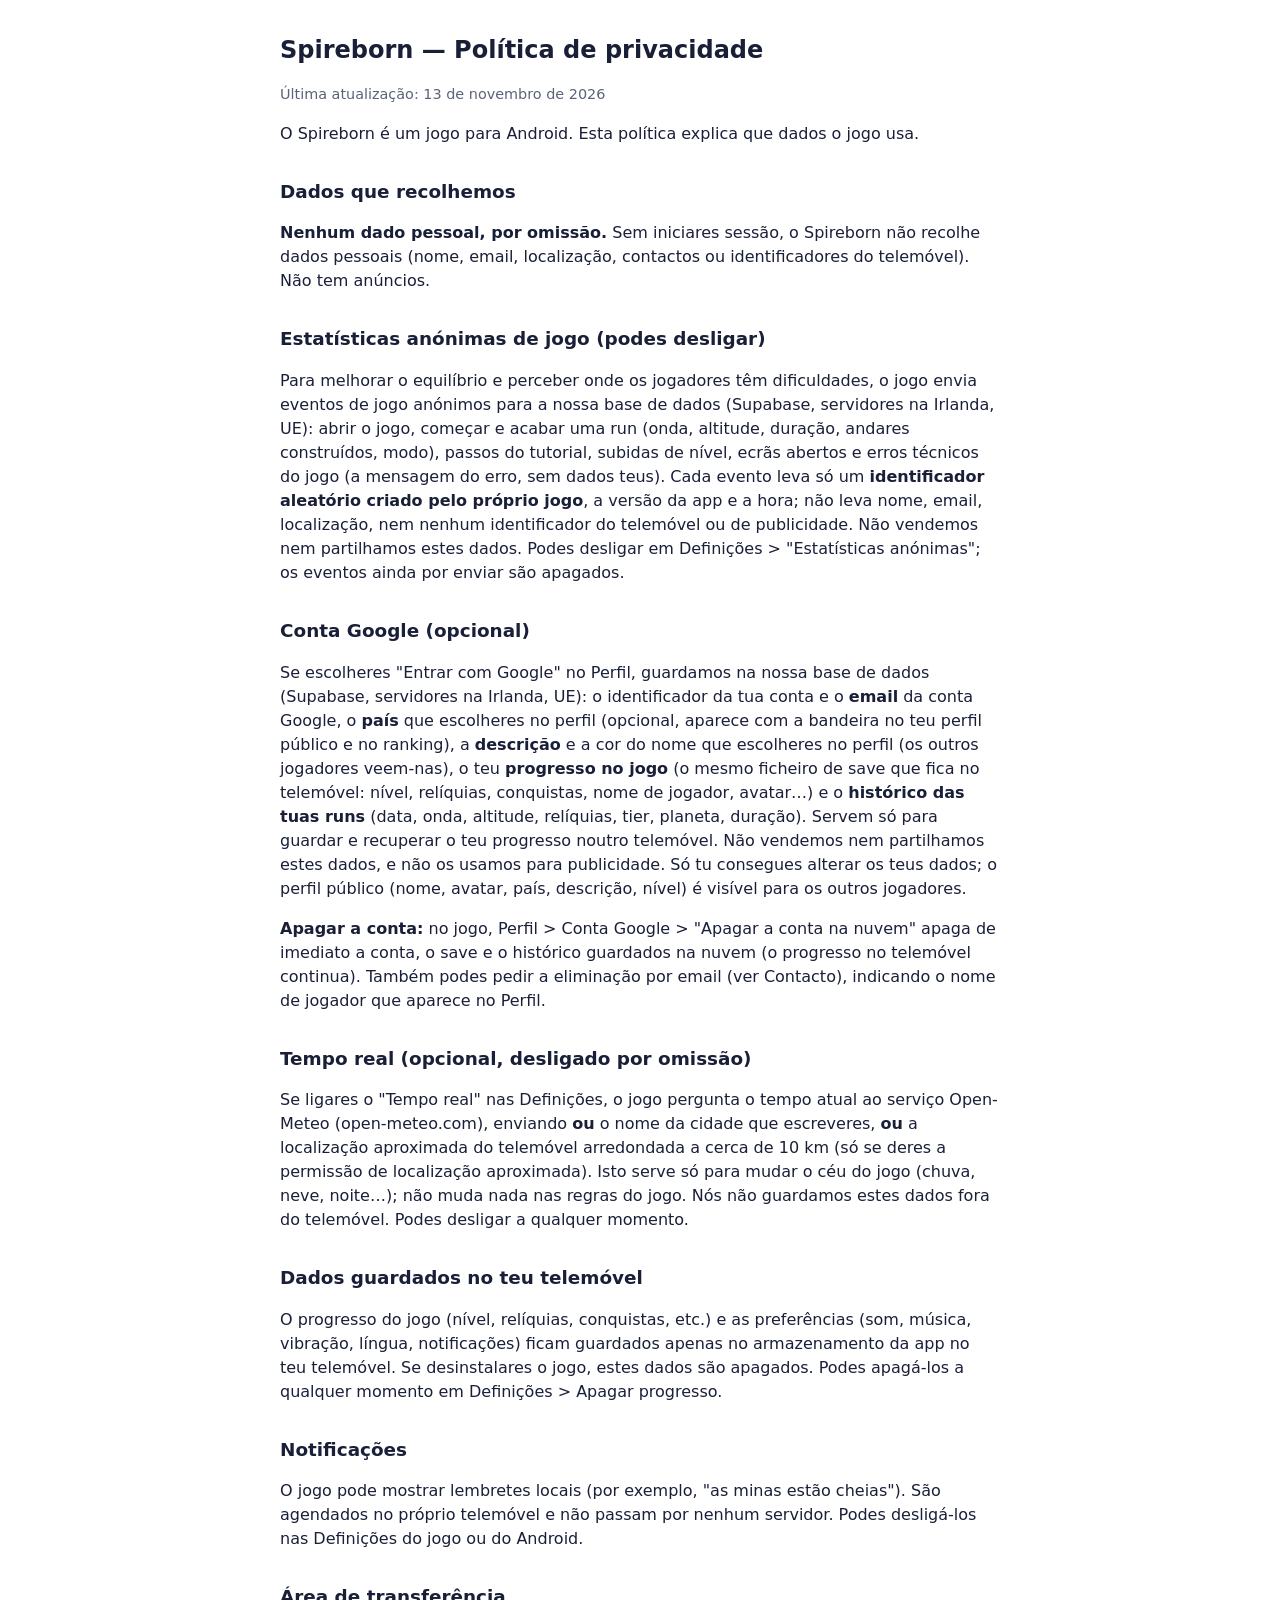
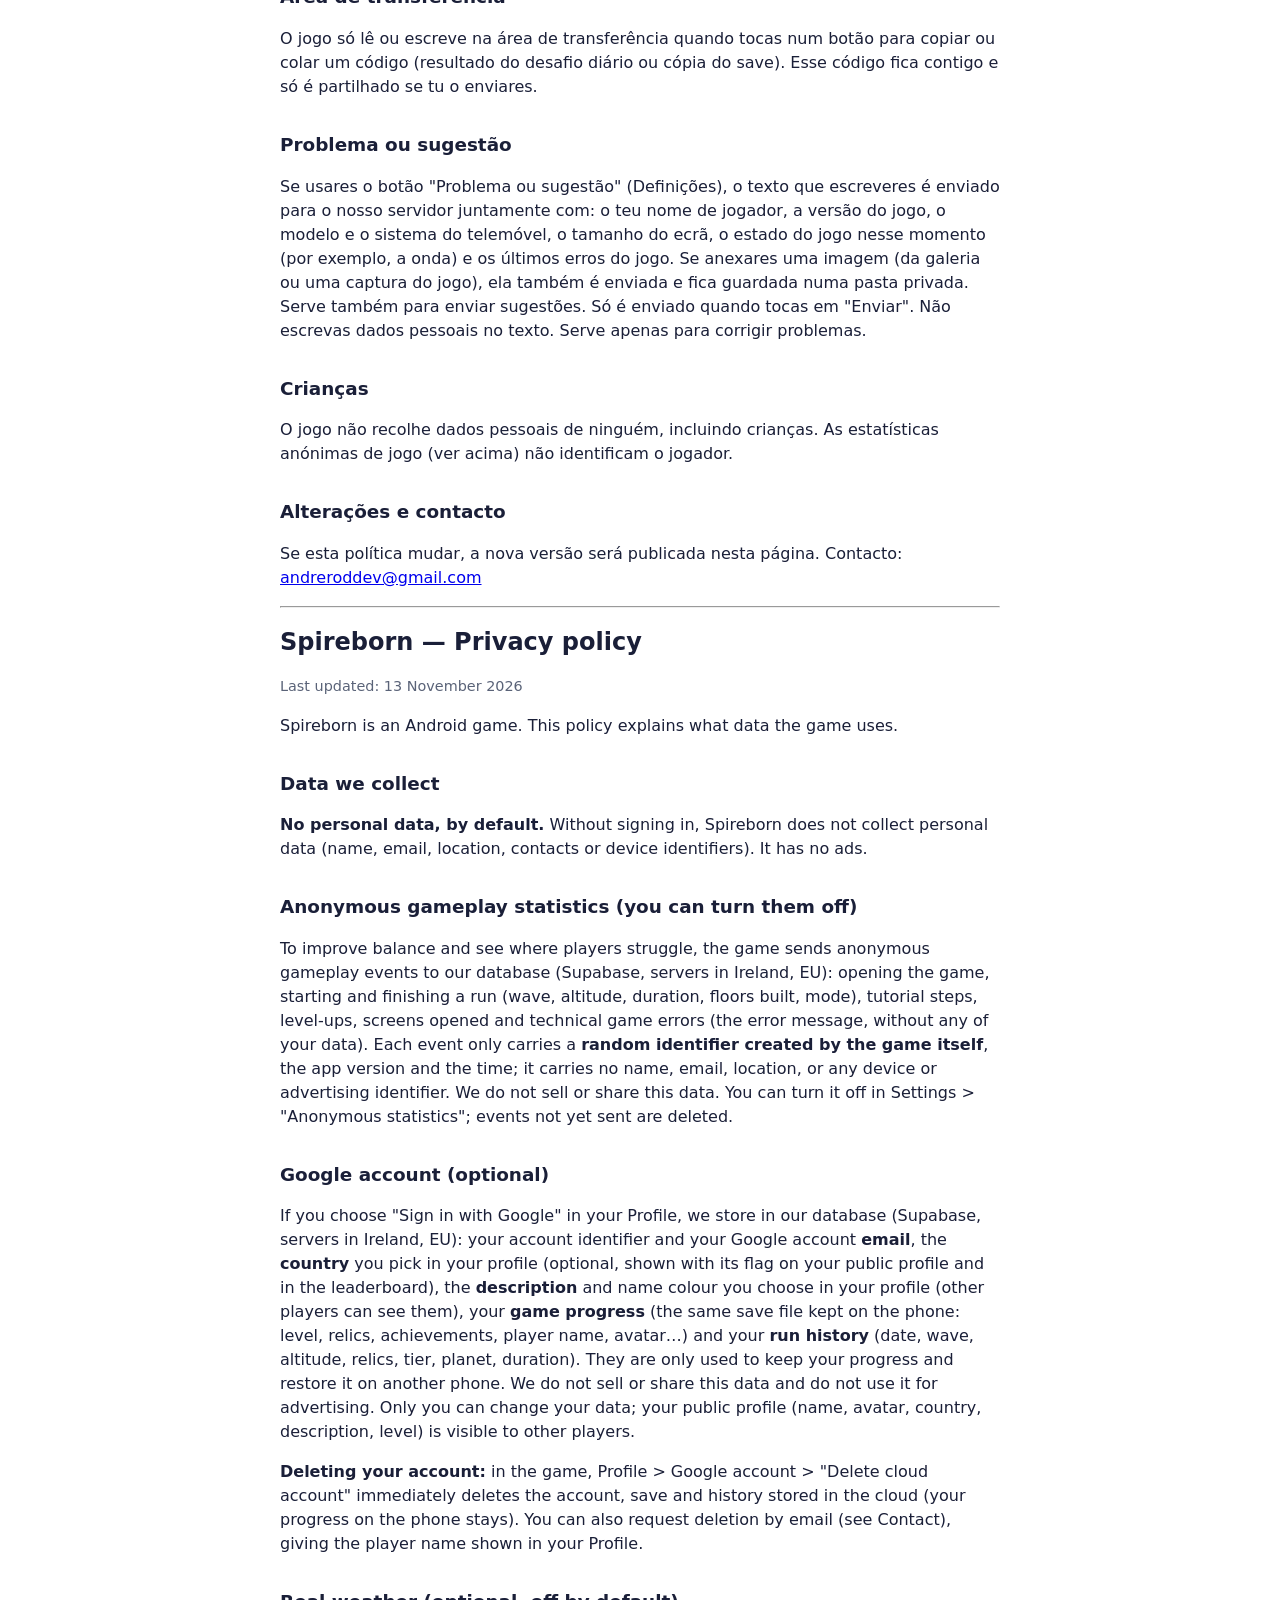
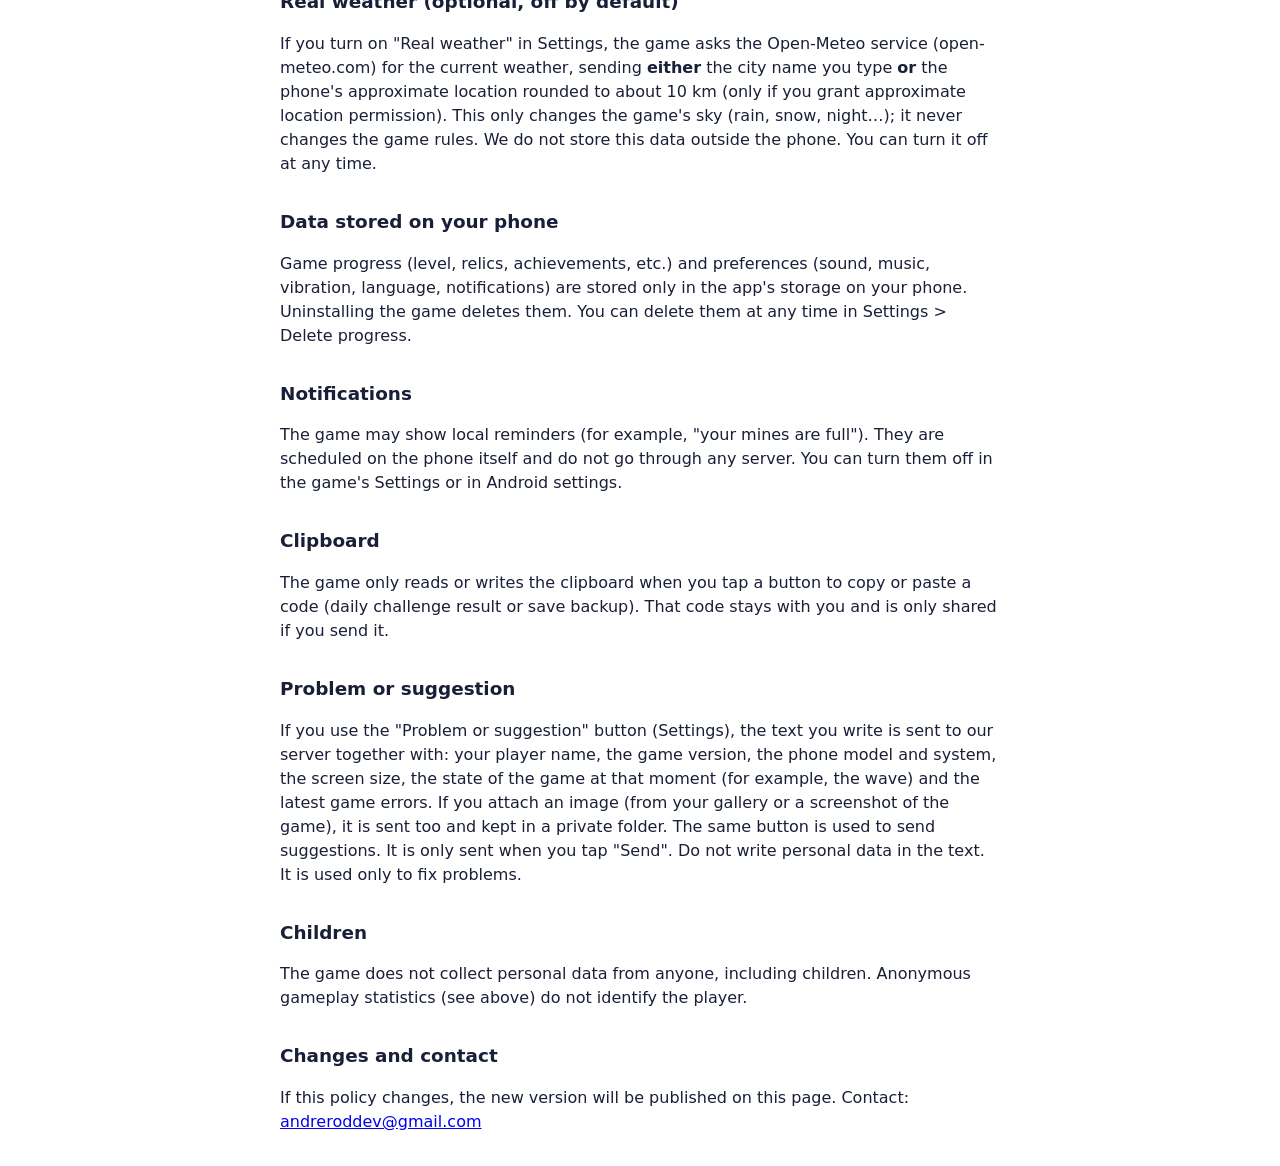
<file: spireborn/privacy.html>
<!doctype html>
<html lang="pt">
<head>
<meta charset="utf-8">
<meta name="viewport" content="width=device-width, initial-scale=1">
<title>Spireborn — Política de privacidade / Privacy policy</title>
<style>
  body { font-family: system-ui, sans-serif; max-width: 720px; margin: 0 auto; padding: 16px; line-height: 1.5; color: #1a1f38; background: #fff; }
  h1 { font-size: 1.5rem; } h2 { font-size: 1.15rem; margin-top: 2rem; }
  .muted { color: #5a6378; font-size: .9rem; }
</style>
</head>
<body>
<h1>Spireborn — Política de privacidade</h1>
<p class="muted">Última atualização: 13 de novembro de 2026</p>

<p>O Spireborn é um jogo para Android. Esta política explica que dados o jogo usa.</p>

<h2>Dados que recolhemos</h2>
<p><strong>Nenhum dado pessoal, por omissão.</strong> Sem iniciares sessão, o Spireborn não recolhe dados pessoais (nome, email, localização, contactos ou identificadores do telemóvel). Não tem anúncios.</p>
<h2>Estatísticas anónimas de jogo (podes desligar)</h2>
<p>Para melhorar o equilíbrio e perceber onde os jogadores têm dificuldades, o jogo envia eventos de jogo anónimos para a nossa base de dados (Supabase, servidores na Irlanda, UE): abrir o jogo, começar e acabar uma run (onda, altitude, duração, andares construídos, modo), passos do tutorial, subidas de nível, ecrãs abertos e erros técnicos do jogo (a mensagem do erro, sem dados teus). Cada evento leva só um <strong>identificador aleatório criado pelo próprio jogo</strong>, a versão da app e a hora; não leva nome, email, localização, nem nenhum identificador do telemóvel ou de publicidade. Não vendemos nem partilhamos estes dados. Podes desligar em Definições &gt; "Estatísticas anónimas"; os eventos ainda por enviar são apagados.</p>
<h2>Conta Google (opcional)</h2>
<p>Se escolheres "Entrar com Google" no Perfil, guardamos na nossa base de dados (Supabase, servidores na Irlanda, UE): o identificador da tua conta e o <strong>email</strong> da conta Google, o <strong>país</strong> que escolheres no perfil (opcional, aparece com a bandeira no teu perfil público e no ranking), a <strong>descrição</strong> e a cor do nome que escolheres no perfil (os outros jogadores veem-nas), o teu <strong>progresso no jogo</strong> (o mesmo ficheiro de save que fica no telemóvel: nível, relíquias, conquistas, nome de jogador, avatar…) e o <strong>histórico das tuas runs</strong> (data, onda, altitude, relíquias, tier, planeta, duração). Servem só para guardar e recuperar o teu progresso noutro telemóvel. Não vendemos nem partilhamos estes dados, e não os usamos para publicidade. Só tu consegues alterar os teus dados; o perfil público (nome, avatar, país, descrição, nível) é visível para os outros jogadores.</p>
<p><strong>Apagar a conta:</strong> no jogo, Perfil &gt; Conta Google &gt; "Apagar a conta na nuvem" apaga de imediato a conta, o save e o histórico guardados na nuvem (o progresso no telemóvel continua). Também podes pedir a eliminação por email (ver Contacto), indicando o nome de jogador que aparece no Perfil.</p>
<h2>Tempo real (opcional, desligado por omissão)</h2>
<p>Se ligares o "Tempo real" nas Definições, o jogo pergunta o tempo atual ao serviço Open-Meteo (open-meteo.com), enviando <strong>ou</strong> o nome da cidade que escreveres, <strong>ou</strong> a localização aproximada do telemóvel arredondada a cerca de 10 km (só se deres a permissão de localização aproximada). Isto serve só para mudar o céu do jogo (chuva, neve, noite…); não muda nada nas regras do jogo. Nós não guardamos estes dados fora do telemóvel. Podes desligar a qualquer momento.</p>

<h2>Dados guardados no teu telemóvel</h2>
<p>O progresso do jogo (nível, relíquias, conquistas, etc.) e as preferências (som, música, vibração, língua, notificações) ficam guardados apenas no armazenamento da app no teu telemóvel. Se desinstalares o jogo, estes dados são apagados. Podes apagá-los a qualquer momento em Definições &gt; Apagar progresso.</p>

<h2>Notificações</h2>
<p>O jogo pode mostrar lembretes locais (por exemplo, "as minas estão cheias"). São agendados no próprio telemóvel e não passam por nenhum servidor. Podes desligá-los nas Definições do jogo ou do Android.</p>

<h2>Área de transferência</h2>
<p>O jogo só lê ou escreve na área de transferência quando tocas num botão para copiar ou colar um código (resultado do desafio diário ou cópia do save). Esse código fica contigo e só é partilhado se tu o enviares.</p>

<h2>Problema ou sugestão</h2>
<p>Se usares o botão "Problema ou sugestão" (Definições), o texto que escreveres é enviado para o nosso servidor juntamente com: o teu nome de jogador, a versão do jogo, o modelo e o sistema do telemóvel, o tamanho do ecrã, o estado do jogo nesse momento (por exemplo, a onda) e os últimos erros do jogo. Se anexares uma imagem (da galeria ou uma captura do jogo), ela também é enviada e fica guardada numa pasta privada. Serve também para enviar sugestões. Só é enviado quando tocas em "Enviar". Não escrevas dados pessoais no texto. Serve apenas para corrigir problemas.</p>

<h2>Crianças</h2>
<p>O jogo não recolhe dados pessoais de ninguém, incluindo crianças. As estatísticas anónimas de jogo (ver acima) não identificam o jogador.</p>

<h2>Alterações e contacto</h2>
<p>Se esta política mudar, a nova versão será publicada nesta página. Contacto: <a href="mailto:andreroddev@gmail.com">andreroddev@gmail.com</a></p>

<hr>

<h1>Spireborn — Privacy policy</h1>
<p class="muted">Last updated: 13 November 2026</p>

<p>Spireborn is an Android game. This policy explains what data the game uses.</p>

<h2>Data we collect</h2>
<p><strong>No personal data, by default.</strong> Without signing in, Spireborn does not collect personal data (name, email, location, contacts or device identifiers). It has no ads.</p>
<h2>Anonymous gameplay statistics (you can turn them off)</h2>
<p>To improve balance and see where players struggle, the game sends anonymous gameplay events to our database (Supabase, servers in Ireland, EU): opening the game, starting and finishing a run (wave, altitude, duration, floors built, mode), tutorial steps, level-ups, screens opened and technical game errors (the error message, without any of your data). Each event only carries a <strong>random identifier created by the game itself</strong>, the app version and the time; it carries no name, email, location, or any device or advertising identifier. We do not sell or share this data. You can turn it off in Settings &gt; "Anonymous statistics"; events not yet sent are deleted.</p>
<h2>Google account (optional)</h2>
<p>If you choose "Sign in with Google" in your Profile, we store in our database (Supabase, servers in Ireland, EU): your account identifier and your Google account <strong>email</strong>, the <strong>country</strong> you pick in your profile (optional, shown with its flag on your public profile and in the leaderboard), the <strong>description</strong> and name colour you choose in your profile (other players can see them), your <strong>game progress</strong> (the same save file kept on the phone: level, relics, achievements, player name, avatar…) and your <strong>run history</strong> (date, wave, altitude, relics, tier, planet, duration). They are only used to keep your progress and restore it on another phone. We do not sell or share this data and do not use it for advertising. Only you can change your data; your public profile (name, avatar, country, description, level) is visible to other players.</p>
<p><strong>Deleting your account:</strong> in the game, Profile &gt; Google account &gt; "Delete cloud account" immediately deletes the account, save and history stored in the cloud (your progress on the phone stays). You can also request deletion by email (see Contact), giving the player name shown in your Profile.</p>
<h2>Real weather (optional, off by default)</h2>
<p>If you turn on "Real weather" in Settings, the game asks the Open-Meteo service (open-meteo.com) for the current weather, sending <strong>either</strong> the city name you type <strong>or</strong> the phone's approximate location rounded to about 10 km (only if you grant approximate location permission). This only changes the game's sky (rain, snow, night…); it never changes the game rules. We do not store this data outside the phone. You can turn it off at any time.</p>

<h2>Data stored on your phone</h2>
<p>Game progress (level, relics, achievements, etc.) and preferences (sound, music, vibration, language, notifications) are stored only in the app's storage on your phone. Uninstalling the game deletes them. You can delete them at any time in Settings &gt; Delete progress.</p>

<h2>Notifications</h2>
<p>The game may show local reminders (for example, "your mines are full"). They are scheduled on the phone itself and do not go through any server. You can turn them off in the game's Settings or in Android settings.</p>

<h2>Clipboard</h2>
<p>The game only reads or writes the clipboard when you tap a button to copy or paste a code (daily challenge result or save backup). That code stays with you and is only shared if you send it.</p>

<h2>Problem or suggestion</h2>
<p>If you use the "Problem or suggestion" button (Settings), the text you write is sent to our server together with: your player name, the game version, the phone model and system, the screen size, the state of the game at that moment (for example, the wave) and the latest game errors. If you attach an image (from your gallery or a screenshot of the game), it is sent too and kept in a private folder. The same button is used to send suggestions. It is only sent when you tap "Send". Do not write personal data in the text. It is used only to fix problems.</p>

<h2>Children</h2>
<p>The game does not collect personal data from anyone, including children. Anonymous gameplay statistics (see above) do not identify the player.</p>

<h2>Changes and contact</h2>
<p>If this policy changes, the new version will be published on this page. Contact: <a href="mailto:andreroddev@gmail.com">andreroddev@gmail.com</a></p>
</body>
</html>
</file>
<file: assets/site.css>
/* ByMi Games site styles */
:root {
  --night-1: #0b1230;
  --night-2: #16205a;
  --night-3: #2a3a8a;
  --panel: rgba(22, 32, 80, .72);
  --panel-solid: #18245c;
  --edge: #0a0f26;
  --line: rgba(255, 255, 255, .12);
  --text: #f2f5ff;
  --muted: #b9c3e6;
  --gold: #ffd23f;
  --gold-dk: #c98a12;
  --green: #92e45c;
  --green-dk: #3f9a28;
  --blue: #7f9be6;
  --blue-dk: #3e5aa8;
  --snow: #eaf2ff;
  --radius: 20px;
  color-scheme: dark;
}

* { box-sizing: border-box; }
html { -webkit-text-size-adjust: 100%; scroll-behavior: smooth; }
body {
  margin: 0; color: var(--text); background: var(--night-1);
  font: 17px/1.6 "Nunito", system-ui, -apple-system, "Segoe UI", Roboto, Arial, sans-serif;
  overflow-x: hidden;
}
/* Background */
body::before {
  content: ""; position: fixed; inset: 0; z-index: -2;
  background:
    radial-gradient(1px 1px at 12% 18%, #fff 60%, transparent), radial-gradient(1px 1px at 28% 72%, #fff 60%, transparent),
    radial-gradient(1.5px 1.5px at 44% 30%, #fff 60%, transparent), radial-gradient(1px 1px at 61% 12%, #fff 60%, transparent),
    radial-gradient(1px 1px at 73% 55%, #fff 60%, transparent), radial-gradient(1.5px 1.5px at 86% 22%, #fff 60%, transparent),
    radial-gradient(1px 1px at 92% 78%, #fff 60%, transparent), radial-gradient(1px 1px at 6% 88%, #fff 60%, transparent),
    radial-gradient(1px 1px at 52% 90%, #fff 60%, transparent), radial-gradient(1px 1px at 35% 48%, #fff 60%, transparent),
    radial-gradient(ellipse 80% 60% at 70% 0%, rgba(120, 140, 255, .25), transparent 70%),
    linear-gradient(180deg, var(--night-1) 0%, var(--night-2) 55%, #1d2a6e 100%);
  opacity: .95;
}
a { color: var(--gold); text-decoration: none; }
a:hover { text-decoration: underline; }
img { max-width: 100%; display: block; }
h1, h2, h3, .brand, .btn, .logo { font-family: "Lilita One", "Nunito", system-ui, sans-serif; font-weight: 400; letter-spacing: .3px; }

/* Language switch */
html[data-lang="pt"] [lang="en"]:not(html), html[data-lang="en"] [lang="pt"]:not(html) { display: none !important; }

.wrap { max-width: 1080px; margin: 0 auto; padding: 0 16px; }

/* Header */
.top { position: sticky; top: 0; z-index: 20; background: rgba(11, 18, 48, .78); backdrop-filter: blur(10px); -webkit-backdrop-filter: blur(10px); border-bottom: 1px solid var(--line); }
.top .wrap { display: flex; align-items: center; justify-content: space-between; height: 64px; gap: 12px; }
.brand { display: flex; align-items: center; gap: 10px; color: var(--text); font-size: 21px; }
.brand:hover { text-decoration: none; }
.brand img { width: 36px; height: 36px; border-radius: 10px; box-shadow: 0 3px 0 var(--edge); }
.brand .mark { width: 36px; height: 36px; border-radius: 11px; display: grid; place-items: center; font-size: 22px; color: #3a2600; background: linear-gradient(180deg, var(--gold), var(--gold-dk)); box-shadow: 0 3px 0 var(--edge), inset 0 2px 0 rgba(255, 255, 255, .35); }
.nav { display: flex; align-items: center; gap: 4px; }
.nav a { color: var(--muted); padding: 6px 10px; border-radius: 10px; font-weight: 700; font-size: 15px; }
.nav a:hover { color: var(--text); text-decoration: none; background: rgba(255, 255, 255, .06); }
.langbtn { font: 700 14px "Nunito", system-ui, sans-serif; color: var(--text); background: rgba(255, 255, 255, .08); border: 1px solid var(--line); border-radius: 10px; padding: 6px 11px; cursor: pointer; margin-left: 4px; }
.langbtn:hover { background: rgba(255, 255, 255, .14); }

/* Buttons */
.btn { display: inline-flex; align-items: center; justify-content: center; gap: 8px; padding: 12px 22px; border-radius: 16px; font-size: 20px; color: #fff;
  background: linear-gradient(180deg, var(--blue), var(--blue-dk)); box-shadow: 0 5px 0 var(--edge), inset 0 2px 0 rgba(255, 255, 255, .25);
  text-shadow: 0 2px 0 rgba(0, 0, 0, .35); transition: transform .08s ease, box-shadow .08s ease; }
.btn:hover { text-decoration: none; filter: brightness(1.06); }
.btn:active { transform: translateY(3px); box-shadow: 0 2px 0 var(--edge), inset 0 2px 0 rgba(255, 255, 255, .25); }
.btn.green { background: linear-gradient(180deg, var(--green), var(--green-dk)); }
.btn.gold { background: linear-gradient(180deg, var(--gold), var(--gold-dk)); color: #3a2600; text-shadow: 0 1px 0 rgba(255, 255, 255, .35); }
.btn small { font: 700 13px "Nunito", system-ui, sans-serif; opacity: .9; text-shadow: none; }
.btn.soon { cursor: default; }
.btn.soon:active { transform: none; box-shadow: 0 5px 0 var(--edge), inset 0 2px 0 rgba(255, 255, 255, .25); }
.btns { display: flex; flex-wrap: wrap; gap: 14px; margin-top: 22px; }

/* Logo */
.logo { color: var(--gold); line-height: 1; margin: 0;
  text-shadow: 0 4px 0 #8a3a10, 0 0 1px #8a3a10, 2px 2px 0 #5a2408, -2px 2px 0 #5a2408, 2px -2px 0 #5a2408, -2px -2px 0 #5a2408, 0 10px 24px rgba(0, 0, 0, .45); }

/* Mountains */
.mountains { position: absolute; left: 0; right: 0; bottom: -1px; height: 140px; z-index: -1; pointer-events: none; }
.mountains svg { width: 100%; height: 100%; display: block; }

/* Home page */
.hero { position: relative; isolation: isolate; padding: 72px 0 120px; text-align: center; }
.hero h1 { font-size: clamp(38px, 8vw, 72px); }
.hero p { font-size: clamp(17px, 2.6vw, 21px); color: var(--muted); max-width: 640px; margin: 18px auto 0; }
.section { padding: 26px 0 56px; }
.section h2 { font-size: clamp(26px, 4vw, 34px); margin: 0 0 18px; color: var(--snow); }
.muted { color: var(--muted); }

.games { display: grid; grid-template-columns: repeat(auto-fill, minmax(300px, 1fr)); gap: 22px; }
.game { position: relative; display: flex; flex-direction: column; color: var(--text); border-radius: var(--radius); overflow: hidden;
  background: linear-gradient(180deg, #24327a, #18225a); border: 2px solid rgba(255, 255, 255, .10); box-shadow: 0 8px 0 var(--edge), 0 18px 40px rgba(0, 0, 0, .35);
  transition: transform .15s ease; }
.game:hover { transform: translateY(-4px); text-decoration: none; }
.game .art { position: relative; height: 210px; overflow: hidden; background: radial-gradient(circle at 50% 120%, #ffd9a0 0%, rgba(255, 180, 90, .25) 30%, transparent 60%), linear-gradient(180deg, #0e1640, #2a3a8a); }
.game .art .phone { position: absolute; width: 118px; bottom: -70px; border-radius: 16px; border: 3px solid #0a0f26; box-shadow: 0 12px 30px rgba(0, 0, 0, .5); }
.game .art .p1 { left: 50%; transform: translateX(-120%) rotate(-8deg); }
.game .art .p2 { left: 50%; transform: translateX(-50%); bottom: -40px; width: 130px; z-index: 2; }
.game .art .p3 { left: 50%; transform: translateX(20%) rotate(8deg); }
.game .body { padding: 18px 20px 22px; display: flex; gap: 14px; align-items: center; }
.game .icon { width: 64px; height: 64px; border-radius: 16px; flex: none; box-shadow: 0 4px 0 var(--edge); }
.game h3 { margin: 0; font-size: 26px; color: var(--gold); }
.game p { margin: 4px 0 0; color: var(--muted); font-size: 15px; line-height: 1.45; }
.tags { display: flex; flex-wrap: wrap; gap: 6px; padding: 0 20px 20px; }
.tag { font-size: 13px; font-weight: 800; padding: 3px 10px; border-radius: 999px; background: rgba(255, 255, 255, .08); color: var(--muted); }
.tag.live { background: rgba(146, 228, 92, .16); color: var(--green); }
.game.soon { background: transparent; border: 2px dashed rgba(255, 255, 255, .18); box-shadow: none; align-items: center; justify-content: center; min-height: 200px; text-align: center; padding: 24px; color: var(--muted); }
.game.soon:hover { transform: none; }
.game.soon b { font-family: "Lilita One", system-ui, sans-serif; font-weight: 400; font-size: 22px; color: var(--snow); display: block; margin-bottom: 4px; }

/* Game page */
.ghero { position: relative; isolation: isolate; padding: 48px 0 150px; overflow: hidden; }
.ghero .wrap { display: grid; grid-template-columns: 1fr; gap: 36px; align-items: center; }
.ghero .logo { font-size: clamp(56px, 12vw, 104px); }
.ghero .sub { font-family: "Lilita One", system-ui, sans-serif; font-size: clamp(20px, 3.2vw, 26px); color: var(--snow); margin: 14px 0 0; }
.ghero .lead { color: var(--muted); font-size: clamp(17px, 2.4vw, 19px); max-width: 520px; margin: 12px 0 0; }
.ghero .icon { width: 84px; height: 84px; border-radius: 22px; box-shadow: 0 6px 0 var(--edge), 0 14px 30px rgba(0, 0, 0, .4); margin-bottom: 18px; }
.phones { position: relative; height: 470px; max-width: 460px; margin: 0 auto; width: 100%; }
.phones img { position: absolute; width: 230px; border-radius: 26px; border: 5px solid #0a0f26; box-shadow: 0 24px 50px rgba(0, 0, 0, .55); }
.phones .a { left: 4%; top: 30px; transform: rotate(-7deg); }
.phones .b { right: 4%; top: 0; transform: rotate(6deg); z-index: 2; }

.shots { display: grid; grid-template-columns: repeat(auto-fill, minmax(150px, 1fr)); gap: 14px; }
.shots img { width: 100%; border-radius: 16px; border: 3px solid #0a0f26; box-shadow: 0 6px 0 var(--edge); }

.features { display: grid; grid-template-columns: repeat(auto-fill, minmax(250px, 1fr)); gap: 16px; padding: 0; margin: 0; list-style: none; }
.features li { position: relative; background: linear-gradient(180deg, #24327a, #1a2560); border: 2px solid rgba(255, 255, 255, .08); border-radius: 18px; padding: 18px 18px 18px 74px; box-shadow: 0 6px 0 var(--edge); min-height: 96px; }
.features .ico { position: absolute; left: 16px; top: 18px; width: 44px; height: 44px; border-radius: 13px; display: grid; place-items: center; box-shadow: 0 3px 0 var(--edge); }
.features .ico svg { width: 26px; height: 26px; }
.features b { display: block; font-family: "Lilita One", system-ui, sans-serif; font-weight: 400; font-size: 20px; color: var(--snow); margin-bottom: 2px; }
.features span { color: var(--muted); font-size: 15.5px; line-height: 1.5; }
.c-gold { background: linear-gradient(180deg, var(--gold), var(--gold-dk)); }
.c-green { background: linear-gradient(180deg, var(--green), var(--green-dk)); }
.c-blue { background: linear-gradient(180deg, #6ec6ff, #2f7fd0); }
.c-purple { background: linear-gradient(180deg, #c09cff, #6a3ab8); }
.c-red { background: linear-gradient(180deg, #ff8a6a, #c8442e); }
.c-teal { background: linear-gradient(180deg, #7de8d0, #2a9a88); }

.facts { display: flex; flex-wrap: wrap; gap: 10px; margin: 0; padding: 0; list-style: none; }
.facts li { background: rgba(255, 255, 255, .07); border: 1px solid var(--line); border-radius: 14px; padding: 10px 16px; }
.facts small { display: block; color: var(--muted); font-size: 13px; font-weight: 700; }
.facts b { font-weight: 800; }

/* Footer */
.foot { border-top: 1px solid var(--line); padding: 28px 0 44px; color: var(--muted); font-size: 15px; background: rgba(8, 12, 32, .55); }
.foot .wrap { display: flex; flex-wrap: wrap; justify-content: space-between; gap: 12px; }
.foot a { color: var(--muted); }
.foot a:hover { color: var(--text); }

@media (min-width: 860px) {
  .ghero .wrap { grid-template-columns: 1.05fr 1fr; }
  .phones { height: 540px; }
  .phones img { width: 260px; }
  .shots { grid-template-columns: repeat(7, 1fr); }
}
@media (max-width: 520px) {
  .nav a.hide-sm { display: none; }
  .phones { height: 400px; }
  .phones img { width: 190px; }
  .hero { padding-top: 52px; }
  .btn { font-size: 18px; padding: 11px 18px; }
}
@media (prefers-reduced-motion: reduce) { .game, .btn { transition: none; } html { scroll-behavior: auto; } }
</file>
